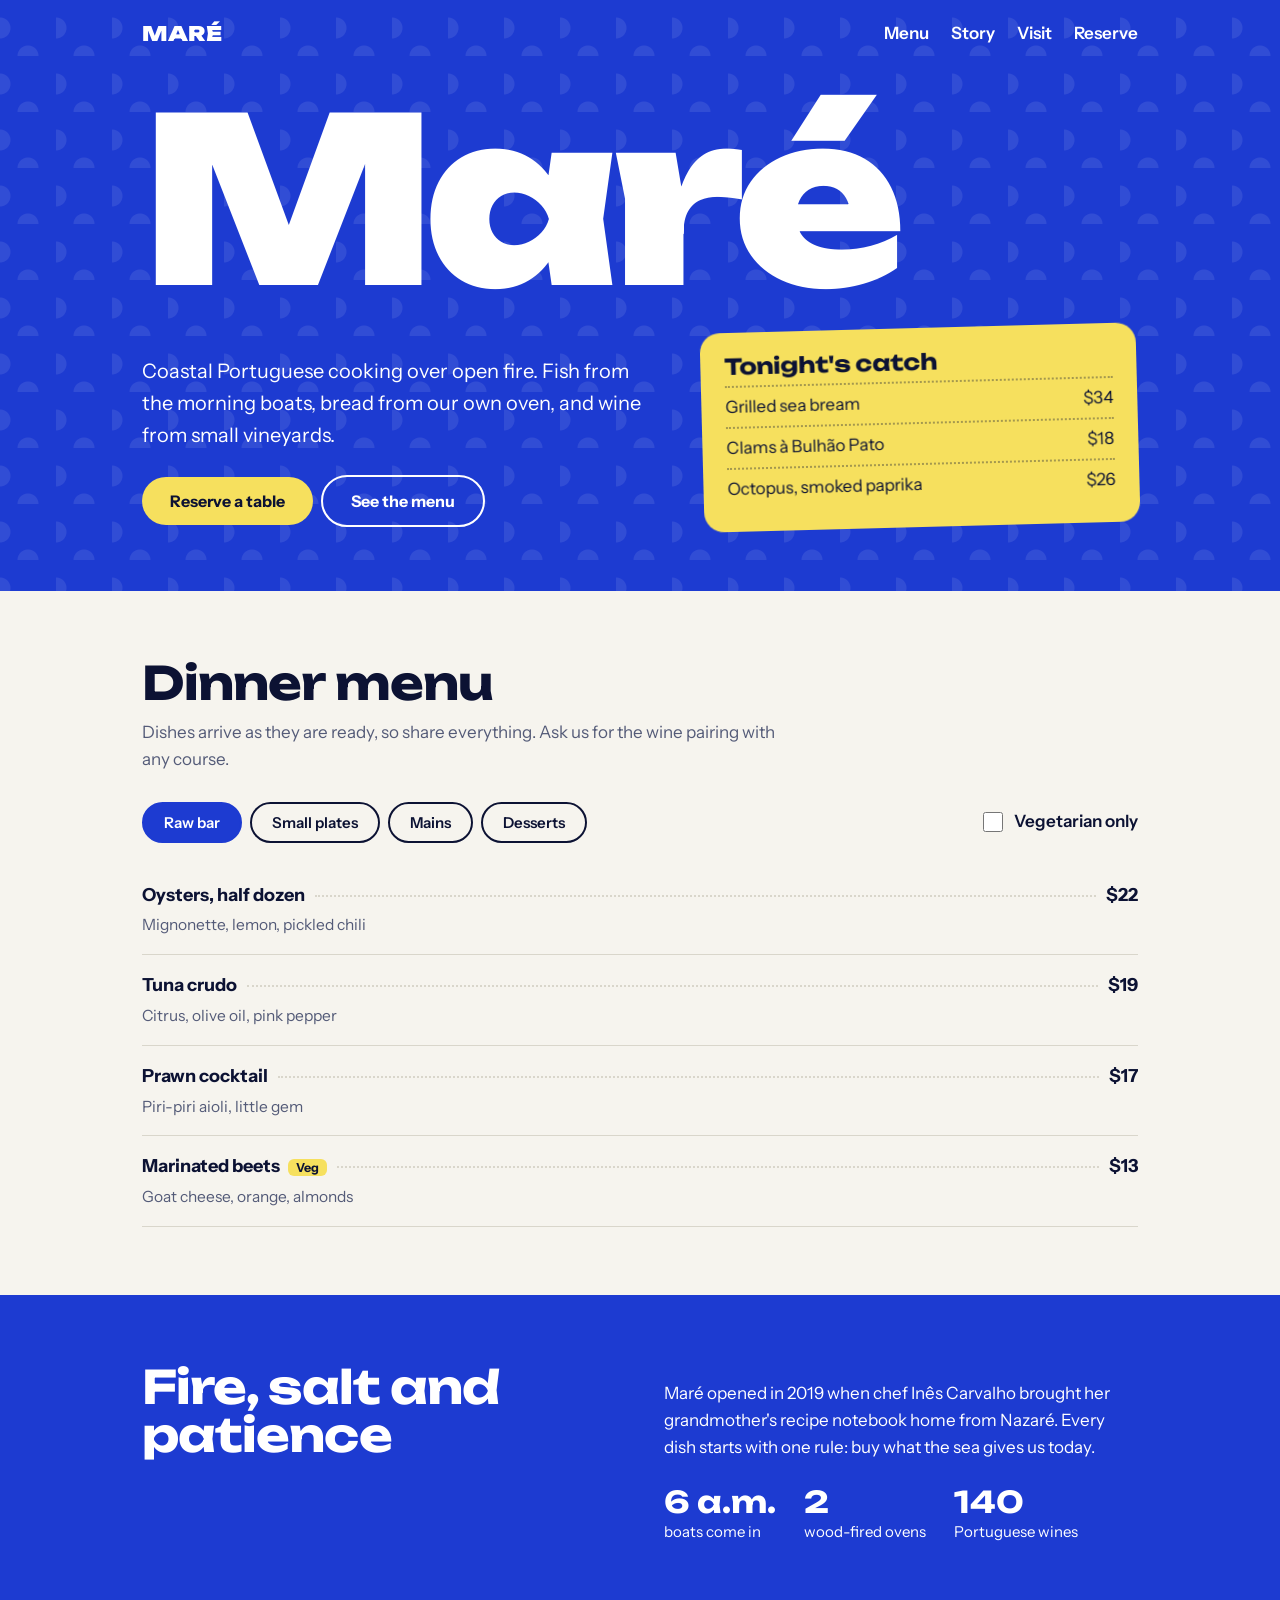
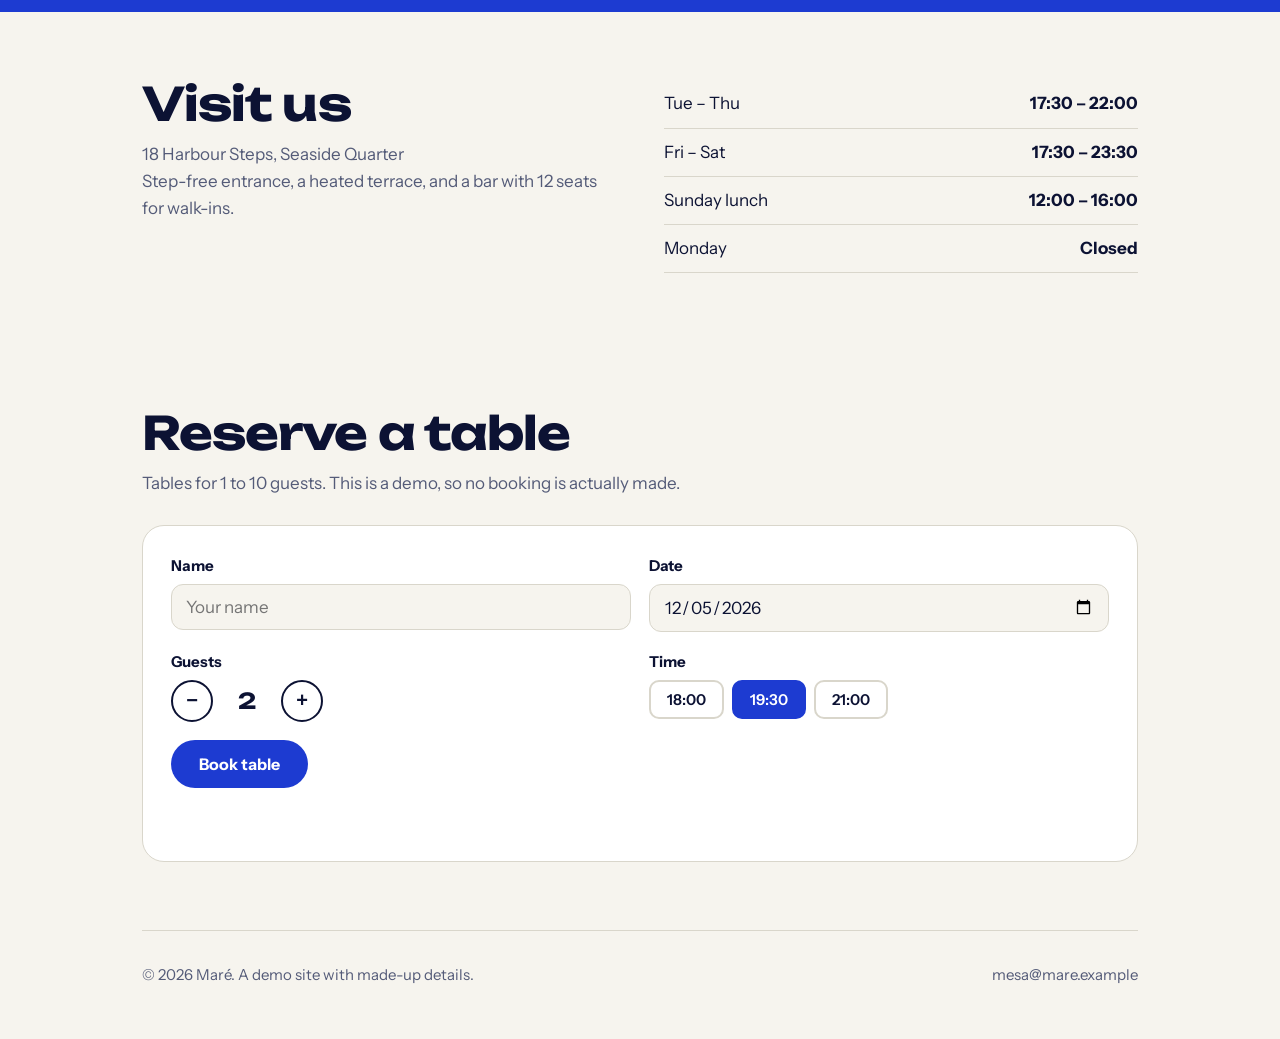
<file: Website demos/Mare/Index.html>
<!DOCTYPE html>
<html lang="en">
<head>
<meta charset="utf-8">
<meta name="viewport" content="width=device-width, initial-scale=1, viewport-fit=cover">
<title>Maré – Coastal Portuguese Kitchen</title>
<link href="https://fonts.googleapis.com/css2?family=Unbounded:wght@500;700;900&family=Instrument+Sans:wght@400;500;600;700&display=swap" rel="stylesheet">
<style>
:root{--bg:#f6f4ee;--ink:#0c1233;--mute:#545b78;--line:#d9d6cb;--card:#fff;--blue:#1d3bd1;--lemon:#f6e05e;--coral:#ff6f59;
box-sizing:border-box;padding-top:env(safe-area-inset-top,0px);padding-bottom:env(safe-area-inset-bottom,0px)}
@media (prefers-color-scheme:dark){:root:not([data-theme="light"]){--bg:#0b1026;--ink:#f3f1ea;--mute:#a4abc6;--line:#252d52;--card:#131a3a}}
:root[data-theme="dark"]{--bg:#0b1026;--ink:#f3f1ea;--mute:#a4abc6;--line:#252d52;--card:#131a3a}
html{scroll-padding-top:env(safe-area-inset-top,0px);scroll-behavior:smooth}
*{box-sizing:border-box}
body{margin:0;background:var(--bg);color:var(--ink);font:400 17px/1.6 "Instrument Sans",system-ui,sans-serif}
h1,h2,h3{font-family:Unbounded,"Instrument Sans",system-ui,sans-serif;margin:0;line-height:1.05}
a{color:inherit}
:focus-visible{outline:3px solid var(--coral);outline-offset:3px;border-radius:4px}
.wrap{max-width:1040px;margin:0 auto;padding:0 22px}
.hero{background:var(--blue);color:#fff;
background-image:radial-gradient(circle at 50% 100%,rgba(255,255,255,.09) 0 10px,transparent 11px),radial-gradient(circle at 0 50%,rgba(255,255,255,.09) 0 10px,transparent 11px);background-size:56px 56px}
.hero nav{display:flex;justify-content:space-between;align-items:center;padding:20px 0;flex-wrap:wrap;gap:12px}
.hero nav div{display:flex;gap:22px;font-weight:600}
.hero nav a{text-decoration:none}.hero nav a:hover{text-decoration:underline;text-underline-offset:5px}
.mark{font:900 20px Unbounded,sans-serif;text-decoration:none}
.hero h1{font-size:clamp(88px,22vw,230px);font-weight:900;letter-spacing:-.04em;margin:28px 0 0;line-height:.9}
.hero .grid{display:grid;grid-template-columns:1.2fr 1fr;gap:36px;padding:26px 0 64px;align-items:end}
.hero p{font-size:20px;max-width:40ch;margin:0 0 24px}
.btn{display:inline-block;border:0;border-radius:999px;padding:14px 28px;font:700 16px "Instrument Sans",sans-serif;cursor:pointer;text-decoration:none;background:var(--lemon);color:#0c1233}
.btn.line{background:transparent;color:#fff;border:2px solid #fff;margin-left:8px}
.catch{background:var(--lemon);color:#0c1233;border-radius:20px;padding:22px 24px;transform:rotate(-1.5deg);animation:in .8s cubic-bezier(.2,.8,.2,1) both}
@keyframes in{from{opacity:0;transform:rotate(4deg) translateY(30px)}}
@media (prefers-reduced-motion:reduce){.catch{animation:none}html{scroll-behavior:auto}}
.catch h3{font-size:22px;margin-bottom:8px}
.catch ul{list-style:none;margin:0;padding:0}
.catch li{display:flex;justify-content:space-between;gap:12px;padding:6px 0;border-top:2px dotted rgba(12,18,51,.35)}
section{padding:68px 0}
h2{font-size:clamp(28px,4.6vw,46px);font-weight:700;letter-spacing:-.02em;margin-bottom:12px}
.lede{color:var(--mute);max-width:58ch;margin:0 0 28px}
.ctl{display:flex;justify-content:space-between;gap:16px;flex-wrap:wrap;align-items:center;margin-bottom:22px}
.tabs{display:flex;gap:8px;flex-wrap:wrap}
.tab{background:transparent;color:var(--ink);border:2px solid var(--ink);border-radius:999px;padding:9px 20px;font:600 15px "Instrument Sans",sans-serif;cursor:pointer}
.tab[aria-selected="true"]{background:var(--blue);border-color:var(--blue);color:#fff}
.veg{display:flex;gap:8px;align-items:center;font-weight:600;cursor:pointer}
.veg input{width:20px;height:20px;accent-color:var(--blue)}
.dish{padding:16px 0;border-bottom:1px solid var(--line)}
.dish .row{display:flex;gap:10px;align-items:baseline;font-weight:700;font-size:18px}
.dish .dots{flex:1;border-bottom:2px dotted var(--line);transform:translateY(-4px)}
.dish p{margin:4px 0 0;color:var(--mute);font-size:15.5px;max-width:60ch}
.v{font-size:12.5px;font-weight:700;background:var(--lemon);color:#0c1233;border-radius:6px;padding:1px 8px;margin-left:8px}
.empty{color:var(--mute);padding:24px 0}
.band{background:var(--blue);color:#fff}
.band .two{display:grid;grid-template-columns:1fr 1fr;gap:48px}
.band p{max-width:46ch}
.stat{display:flex;gap:28px;flex-wrap:wrap;margin-top:22px}
.stat div{font-size:15px}.stat b{display:block;font:700 30px Unbounded,sans-serif}
.info{display:grid;grid-template-columns:1fr 1fr;gap:48px}
.hours{width:100%;border-collapse:collapse}
.hours td{padding:10px 0;border-bottom:1px solid var(--line)}.hours td:last-child{text-align:right;font-weight:700}
.res{background:var(--card);border:1px solid var(--line);border-radius:22px;padding:28px;display:grid;grid-template-columns:1fr 1fr;gap:18px}
.res label,.res .lab{display:flex;flex-direction:column;gap:6px;font-weight:700;font-size:15px}
.res input{font:400 17px "Instrument Sans",sans-serif;padding:12px 14px;border-radius:12px;border:1.5px solid var(--line);background:var(--bg);color:var(--ink)}
.full{grid-column:1/-1}
.step{display:flex;align-items:center;gap:14px}
.step button{width:42px;height:42px;border-radius:50%;border:2px solid var(--ink);background:transparent;color:var(--ink);font:700 20px sans-serif;cursor:pointer}
.step output{min-width:2ch;text-align:center;font:700 22px Unbounded,sans-serif}
.slots{display:flex;gap:8px;flex-wrap:wrap}
.slot{border:2px solid var(--line);background:transparent;color:var(--ink);border-radius:10px;padding:8px 16px;font:600 15px "Instrument Sans",sans-serif;cursor:pointer}
.slot[aria-pressed="true"]{background:var(--blue);border-color:var(--blue);color:#fff}
.res .btn{background:var(--blue);color:#fff}
#msg{margin:0;font-weight:700;min-height:1.6em}
footer{padding:32px 0 52px;border-top:1px solid var(--line);color:var(--mute);font-size:15px;display:flex;justify-content:space-between;flex-wrap:wrap;gap:12px}
@media (max-width:760px){.hero .grid,.band .two,.info,.res{grid-template-columns:1fr}.catch{transform:none}.hero nav div{gap:14px;font-size:15px}}
</style>
</head>
<body>
<header class="hero">
<div class="wrap">
  <nav><a class="mark" href="#top">MARÉ</a><div><a href="#menu">Menu</a><a href="#story">Story</a><a href="#visit">Visit</a><a href="#reserve">Reserve</a></div></nav>
  <h1 id="top">Maré</h1>
  <div class="grid">
    <div>
      <p>Coastal Portuguese cooking over open fire. Fish from the morning boats, bread from our own oven, and wine from small vineyards.</p>
      <a class="btn" href="#reserve">Reserve a table</a><a class="btn line" href="#menu">See the menu</a>
    </div>
    <aside class="catch" aria-label="Tonight's catch">
      <h3>Tonight's catch</h3>
      <ul><li><span>Grilled sea bream</span><span>$34</span></li><li><span>Clams à Bulhão Pato</span><span>$18</span></li><li><span>Octopus, smoked paprika</span><span>$26</span></li></ul>
    </aside>
  </div>
</div>
</header>

<main>
<section id="menu"><div class="wrap">
  <h2>Dinner menu</h2>
  <p class="lede">Dishes arrive as they are ready, so share everything. Ask us for the wine pairing with any course.</p>
  <div class="ctl">
    <div class="tabs" role="tablist" aria-label="Courses"></div>
    <label class="veg"><input type="checkbox" id="vg"> Vegetarian only</label>
  </div>
  <div id="items" role="tabpanel"></div>
</div></section>

<section id="story" class="band"><div class="wrap two">
  <div><h2>Fire, salt and patience</h2></div>
  <div>
    <p>Maré opened in 2019 when chef Inês Carvalho brought her grandmother's recipe notebook home from Nazaré. Every dish starts with one rule: buy what the sea gives us today.</p>
    <div class="stat"><div><b>6 a.m.</b>boats come in</div><div><b>2</b>wood-fired ovens</div><div><b>140</b>Portuguese wines</div></div>
  </div>
</div></section>

<section id="visit"><div class="wrap info">
  <div>
    <h2>Visit us</h2>
    <p class="lede" style="margin-bottom:14px">18 Harbour Steps, Seaside Quarter<br>Step-free entrance, a heated terrace, and a bar with 12 seats for walk-ins.</p>
  </div>
  <table class="hours"><tr><td>Tue – Thu</td><td>17:30 – 22:00</td></tr><tr><td>Fri – Sat</td><td>17:30 – 23:30</td></tr><tr><td>Sunday lunch</td><td>12:00 – 16:00</td></tr><tr><td>Monday</td><td>Closed</td></tr></table>
</div></section>

<section id="reserve"><div class="wrap">
  <h2>Reserve a table</h2>
  <p class="lede">Tables for 1 to 10 guests. This is a demo, so no booking is actually made.</p>
  <div class="res">
    <label>Name<input id="n" placeholder="Your name" autocomplete="name"></label>
    <label>Date<input id="d" type="date"></label>
    <div class="lab">Guests<div class="step"><button id="m" aria-label="Fewer guests">−</button><output id="g">2</output><button id="p" aria-label="More guests">+</button></div></div>
    <div class="lab">Time<div class="slots" id="slots"></div></div>
    <div class="full"><button class="btn" id="go">Book table</button></div>
    <p class="full" id="msg" role="status"></p>
  </div>
</div></section>
</main>

<div class="wrap"><footer><span>© 2026 Maré. A demo site with made-up details.</span><span>mesa@mare.example</span></footer></div>

<script>
const M={
"Raw bar":[["Oysters, half dozen","Mignonette, lemon, pickled chili","$22"],["Tuna crudo","Citrus, olive oil, pink pepper","$19"],["Prawn cocktail","Piri-piri aioli, little gem","$17"],["Marinated beets","Goat cheese, orange, almonds","$13",1]],
"Small plates":[["Clams à Bulhão Pato","Garlic, coriander, white wine","$18"],["Blistered padrón peppers","Flaky salt, lemon","$9",1],["Salt cod fritters","Parsley, saffron mayo","$12"],["Wood-fired bread","Whipped olive butter","$7",1],["Chouriço on the grill","Flamed with aguardente","$14"]],
"Mains":[["Grilled sea bream","Charred lemon, potatoes, greens","$34"],["Octopus, smoked paprika","Chickpeas, roasted peppers","$26"],["Seafood rice","Tomato, prawns, clams, coriander","$32"],["Mushroom rice","Wild mushrooms, sheep's cheese","$24",1],["Pork and clams","Alentejo style, fried potato","$27"],["Whole fish to share","Market price, ask your server","$58"]],
"Desserts":[["Pastel de nata","Warm, cinnamon, served two to a plate","$8",1],["Chocolate and olive oil","Sea salt, orange peel","$10",1],["Egg-yolk pudding","Toasted almonds","$9",1],["Port and cheese","Three Portuguese cheeses, quince","$15",1]]};
let cur="Raw bar";const tabs=document.querySelector(".tabs"),box=document.getElementById("items"),vg=document.getElementById("vg");
function show(k){cur=k;[...tabs.children].forEach(b=>b.setAttribute("aria-selected",b.dataset.k===k));
 const l=M[k].filter(i=>!vg.checked||i[3]);
 box.innerHTML=l.length?l.map(i=>`<div class="dish"><div class="row"><span>${i[0]}${i[3]?'<span class="v">Veg</span>':""}</span><span class="dots"></span><span>${i[2]}</span></div><p>${i[1]}</p></div>`).join(""):'<p class="empty">No vegetarian dishes in this course. Try Small plates or Desserts.</p>'}
Object.keys(M).forEach(k=>{const b=document.createElement("button");b.className="tab";b.setAttribute("role","tab");b.dataset.k=k;b.textContent=k;b.onclick=()=>show(k);tabs.appendChild(b)});
vg.onchange=()=>show(cur);show(cur);
let g=2,time="19:30";const G=document.getElementById("g");
m.onclick=()=>{g=Math.max(1,g-1);G.textContent=g};p.onclick=()=>{g=Math.min(10,g+1);G.textContent=g};
const S=document.getElementById("slots");
["18:00","19:30","21:00"].forEach(t=>{const b=document.createElement("button");b.className="slot";b.textContent=t;b.setAttribute("aria-pressed",t===time);b.onclick=()=>{time=t;[...S.children].forEach(x=>x.setAttribute("aria-pressed",x===b))};S.appendChild(b)});
const d=document.getElementById("d");d.min=d.value=new Date().toISOString().slice(0,10);
go.onclick=()=>{const n=document.getElementById("n").value.trim();
 msg.textContent=n?`Booked: ${n}, ${g} guest${g>1?"s":""}, ${d.value} at ${time}. We'll save you a good table.`:"Add your name so we know who to expect."};
</script>
</body>
</html>
</file>
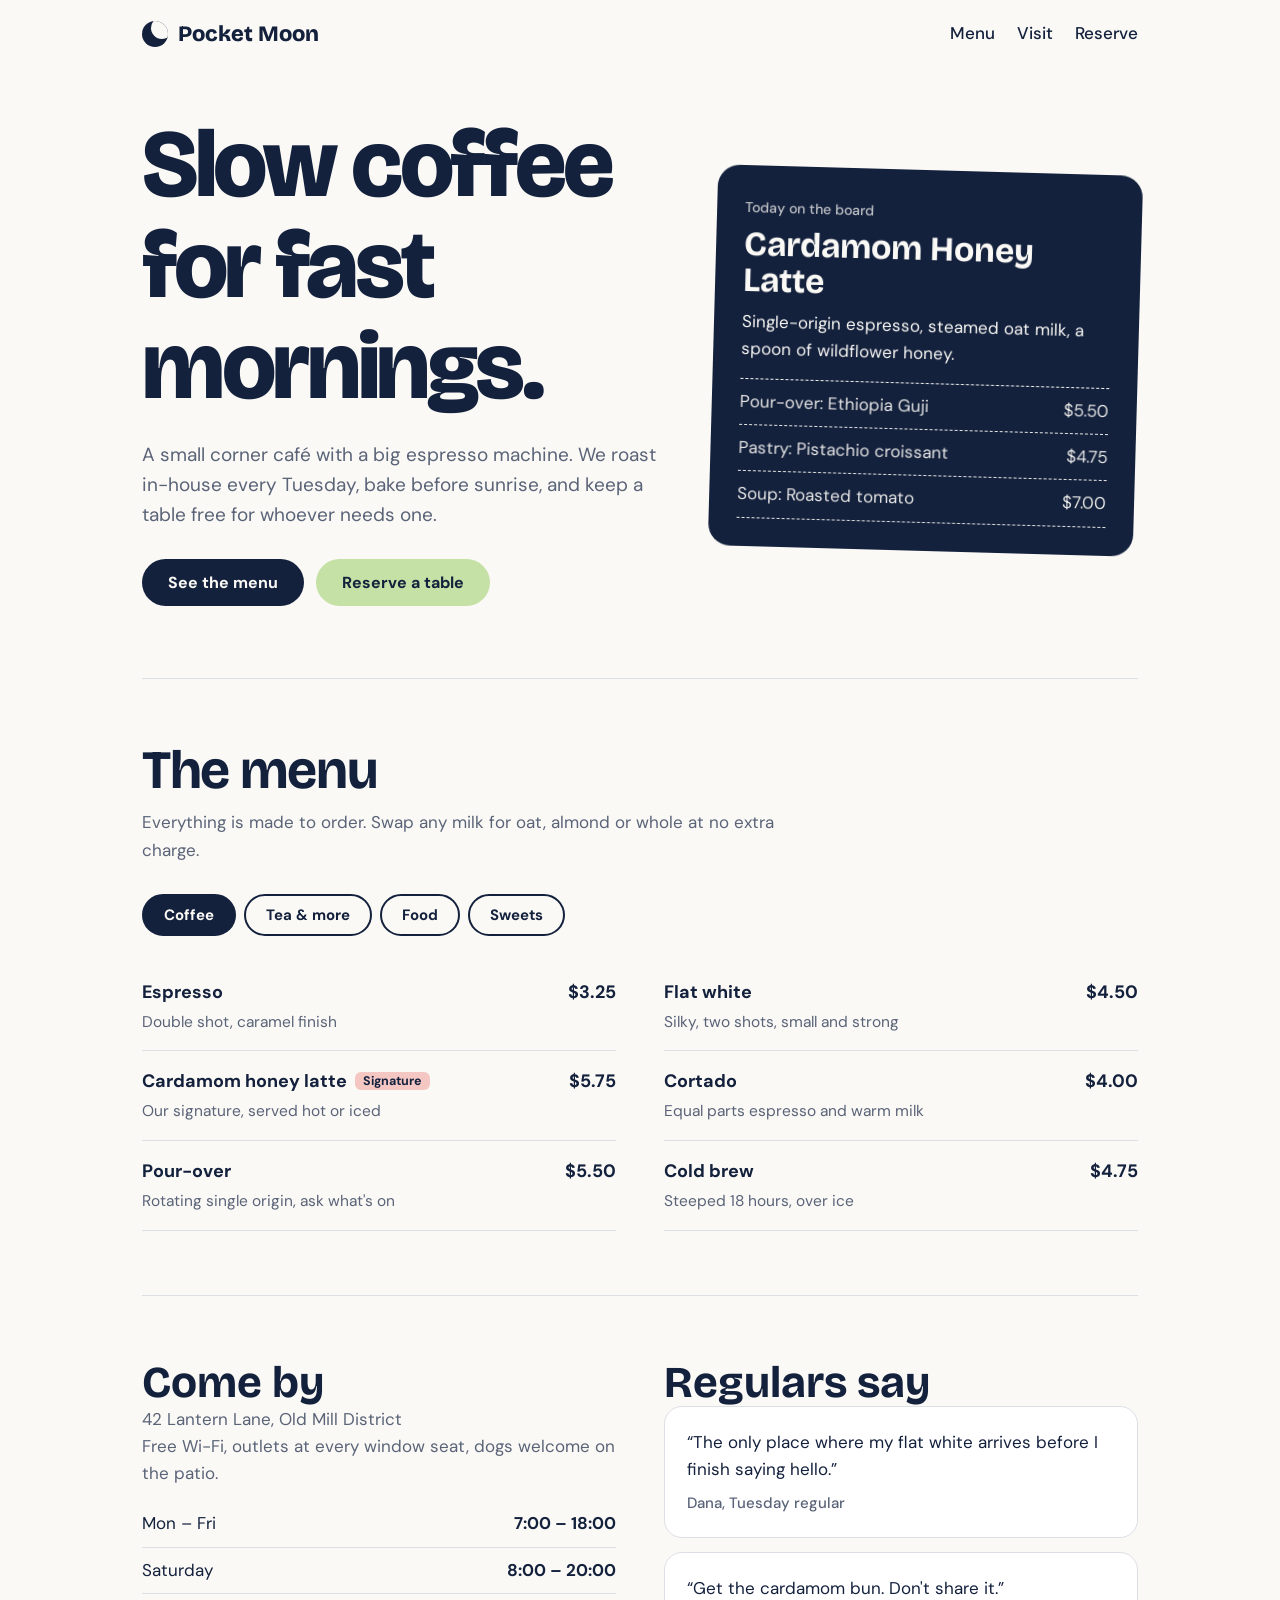
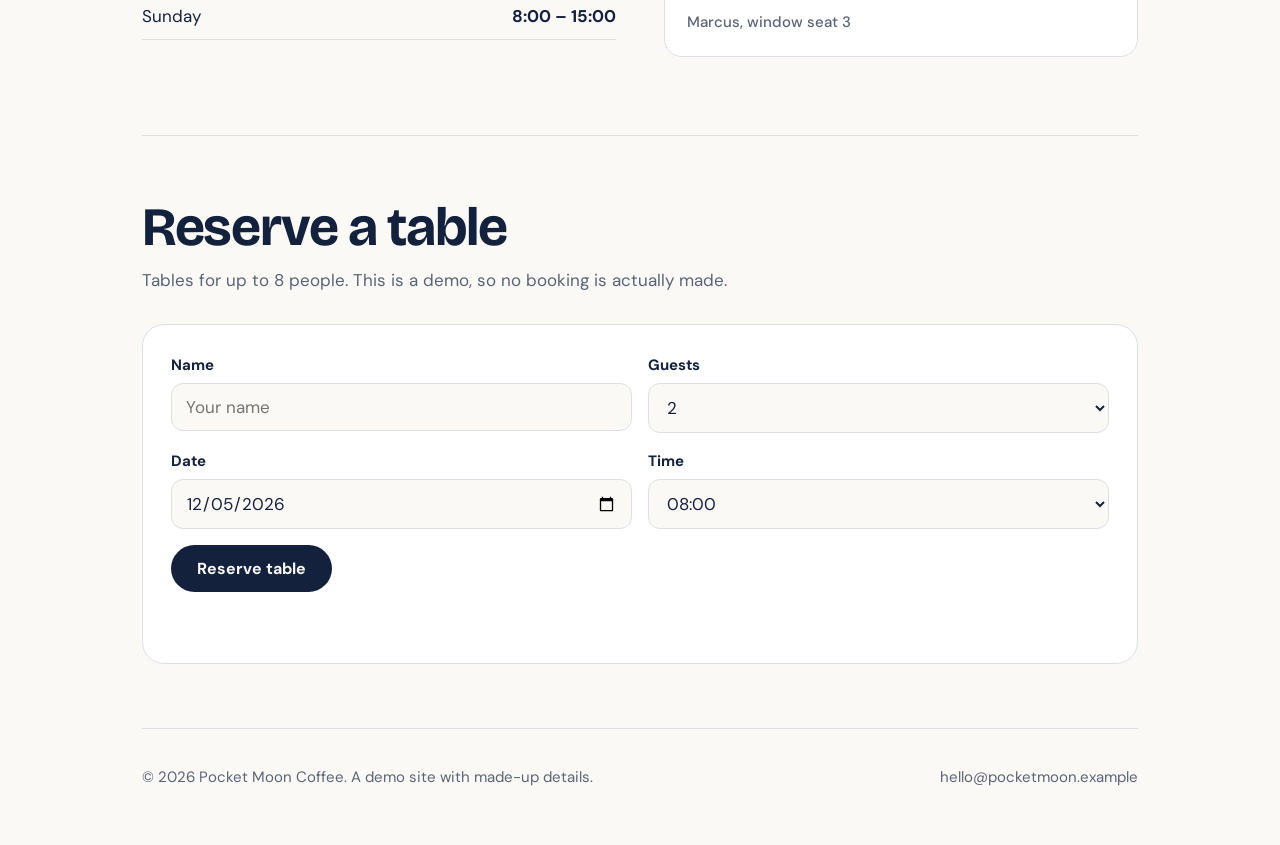
<file: Website demos/Pocket Moon Coffee/index.html>
<!DOCTYPE html>
<html lang="en">
<head>
<meta charset="utf-8">
<meta name="viewport" content="width=device-width, initial-scale=1, viewport-fit=cover">
<title>Pocket Moon Coffee</title>
<link href="https://fonts.googleapis.com/css2?family=Bricolage+Grotesque:opsz,wght@12..96,400;12..96,700;12..96,800&family=DM+Sans:wght@400;500;700&display=swap" rel="stylesheet">
<style>
:root{--bg:#faf9f5;--ink:#14213d;--mute:#5a6378;--card:#fff;--line:#dcdfe6;--pist:#c5e1a5;--blush:#f4c7c3;--board:#14213d;--boardtxt:#faf9f5;
box-sizing:border-box;padding-top:env(safe-area-inset-top,0px);padding-bottom:env(safe-area-inset-bottom,0px)}
@media (prefers-color-scheme:dark){:root:not([data-theme="light"]){--bg:#0e1526;--ink:#f1efe8;--mute:#a6aec2;--card:#17213a;--line:#2a3654;--board:#c5e1a5;--boardtxt:#14213d}}
:root[data-theme="dark"]{--bg:#0e1526;--ink:#f1efe8;--mute:#a6aec2;--card:#17213a;--line:#2a3654;--board:#c5e1a5;--boardtxt:#14213d}
html{scroll-padding-top:env(safe-area-inset-top,0px);scroll-behavior:smooth}
*{box-sizing:border-box}
body{margin:0;background:var(--bg);color:var(--ink);font:400 17px/1.6 "DM Sans",system-ui,sans-serif}
h1,h2,h3{font-family:"Bricolage Grotesque","DM Sans",system-ui,sans-serif;line-height:1.05;margin:0}
a{color:inherit}
:focus-visible{outline:3px solid var(--ink);outline-offset:3px;border-radius:4px}
.wrap{max-width:1040px;margin:0 auto;padding:0 22px}
header{display:flex;justify-content:space-between;align-items:center;padding:20px 0;flex-wrap:wrap;gap:12px}
.logo{font:800 22px "Bricolage Grotesque",sans-serif;text-decoration:none;display:flex;align-items:center;gap:10px}
.moon{width:26px;height:26px;border-radius:50%;background:var(--ink);position:relative;overflow:hidden}
.moon:after{content:"";position:absolute;width:22px;height:22px;border-radius:50%;background:var(--bg);left:9px;top:-4px}
nav{display:flex;gap:22px;align-items:center;font-weight:500}
nav a{text-decoration:none}nav a:hover{text-decoration:underline;text-underline-offset:5px}
.btn{display:inline-block;background:var(--ink);color:var(--bg);border:0;border-radius:999px;padding:13px 26px;font:700 16px "DM Sans",sans-serif;cursor:pointer;text-decoration:none}
.btn.alt{background:var(--pist);color:#14213d}
.hero{display:grid;grid-template-columns:1.25fr 1fr;gap:40px;align-items:center;padding:48px 0 72px}
.hero h1{font-size:clamp(46px,8vw,96px);font-weight:800;letter-spacing:-.035em}
.hero p{max-width:46ch;color:var(--mute);font-size:19px;margin:22px 0 28px}
.hero .cta{display:flex;gap:12px;flex-wrap:wrap}
.board{background:var(--board);color:var(--boardtxt);border-radius:22px;padding:28px;transform:rotate(1.6deg);animation:settle .9s cubic-bezier(.2,.8,.2,1) both}
@keyframes settle{from{transform:rotate(-6deg) translateY(24px);opacity:0}}
@media (prefers-reduced-motion:reduce){.board{animation:none}html{scroll-behavior:auto}}
.board small{opacity:.75;font-weight:500}
.board h3{font-size:34px;margin:6px 0 10px}
.board ul{list-style:none;padding:0;margin:16px 0 0;border-top:1px dashed currentColor}
.board li{display:flex;justify-content:space-between;padding:9px 0;border-bottom:1px dashed currentColor;opacity:.92}
section{padding:64px 0;border-top:1px solid var(--line)}
section>.wrap>h2{font-size:clamp(34px,5vw,54px);letter-spacing:-.025em;margin-bottom:10px}
.lede{color:var(--mute);max-width:56ch;margin:0 0 30px}
.tabs{display:flex;gap:8px;flex-wrap:wrap;margin-bottom:26px}
.tab{background:transparent;color:var(--ink);border:2px solid var(--ink);border-radius:999px;padding:9px 20px;font:700 15px "DM Sans",sans-serif;cursor:pointer}
.tab[aria-selected="true"]{background:var(--ink);color:var(--bg)}
.menu{display:grid;grid-template-columns:repeat(2,1fr);gap:0 48px}
.item{padding:16px 0;border-bottom:1px solid var(--line)}
.item .row{display:flex;justify-content:space-between;gap:16px;font-weight:700;font-size:18px}
.item p{margin:3px 0 0;color:var(--mute);font-size:15.5px}
.tag{font-size:12.5px;font-weight:700;background:var(--blush);color:#14213d;border-radius:6px;padding:1px 8px;margin-left:8px;vertical-align:2px}
.two{display:grid;grid-template-columns:1fr 1fr;gap:48px}
.two h2{font-size:clamp(30px,4vw,44px)}
.hours{width:100%;border-collapse:collapse;margin-top:14px}
.hours td{padding:9px 0;border-bottom:1px solid var(--line)}
.hours td:last-child{text-align:right;font-weight:700}
.quote{background:var(--card);border:1px solid var(--line);border-radius:18px;padding:22px;margin-bottom:14px}
.quote b{display:block;margin-top:8px;font-size:15px;color:var(--mute);font-weight:500}
.res{background:var(--card);border:1px solid var(--line);border-radius:22px;padding:28px;display:grid;grid-template-columns:1fr 1fr;gap:16px}
.res label{display:flex;flex-direction:column;gap:6px;font-weight:700;font-size:15px}
.res input,.res select{font:400 17px "DM Sans",sans-serif;padding:12px 14px;border-radius:12px;border:1.5px solid var(--line);background:var(--bg);color:var(--ink)}
.res .full{grid-column:1/-1}
#msg{font-weight:700;min-height:1.6em;margin:0}
footer{padding:36px 0 56px;border-top:1px solid var(--line);color:var(--mute);font-size:15px;display:flex;justify-content:space-between;flex-wrap:wrap;gap:12px}
@media (max-width:760px){.hero,.two{grid-template-columns:1fr}.menu{grid-template-columns:1fr}.res{grid-template-columns:1fr}nav{gap:14px;font-size:15px}.board{transform:none}}
</style>
</head>
<body>
<div class="wrap">
<header>
  <a class="logo" href="#top"><span class="moon"></span>Pocket Moon</a>
  <nav><a href="#menu">Menu</a><a href="#visit">Visit</a><a href="#reserve">Reserve</a></nav>
</header>

<main id="top">
<div class="hero">
  <div>
    <h1>Slow coffee for fast mornings.</h1>
    <p>A small corner café with a big espresso machine. We roast in-house every Tuesday, bake before sunrise, and keep a table free for whoever needs one.</p>
    <div class="cta"><a class="btn" href="#menu">See the menu</a><a class="btn alt" href="#reserve">Reserve a table</a></div>
  </div>
  <aside class="board" aria-label="Today's specials">
    <small>Today on the board</small>
    <h3>Cardamom Honey Latte</h3>
    <div>Single-origin espresso, steamed oat milk, a spoon of wildflower honey.</div>
    <ul><li><span>Pour-over: Ethiopia Guji</span><span>$5.50</span></li><li><span>Pastry: Pistachio croissant</span><span>$4.75</span></li><li><span>Soup: Roasted tomato</span><span>$7.00</span></li></ul>
  </aside>
</div>

<section id="menu">
<div class="wrap" style="padding:0">
  <h2>The menu</h2>
  <p class="lede">Everything is made to order. Swap any milk for oat, almond or whole at no extra charge.</p>
  <div class="tabs" role="tablist" aria-label="Menu categories"></div>
  <div class="menu" id="items" role="tabpanel"></div>
</div>
</section>

<section id="visit">
<div class="wrap two" style="padding:0">
  <div>
    <h2>Come by</h2>
    <p class="lede" style="margin-bottom:0">42 Lantern Lane, Old Mill District<br>Free Wi-Fi, outlets at every window seat, dogs welcome on the patio.</p>
    <table class="hours"><tr><td>Mon – Fri</td><td>7:00 – 18:00</td></tr><tr><td>Saturday</td><td>8:00 – 20:00</td></tr><tr><td>Sunday</td><td>8:00 – 15:00</td></tr></table>
  </div>
  <div>
    <h2>Regulars say</h2>
    <div class="quote">“The only place where my flat white arrives before I finish saying hello.”<b>Dana, Tuesday regular</b></div>
    <div class="quote">“Get the cardamom bun. Don't share it.”<b>Marcus, window seat 3</b></div>
  </div>
</div>
</section>

<section id="reserve">
<div class="wrap" style="padding:0">
  <h2>Reserve a table</h2>
  <p class="lede">Tables for up to 8 people. This is a demo, so no booking is actually made.</p>
  <div class="res">
    <label>Name<input id="n" placeholder="Your name" autocomplete="name"></label>
    <label>Guests<select id="g"><option>1</option><option selected>2</option><option>3</option><option>4</option><option>5–8</option></select></label>
    <label>Date<input id="d" type="date"></label>
    <label>Time<select id="t"><option>08:00</option><option>10:00</option><option>12:00</option><option>14:00</option><option>16:00</option></select></label>
    <div class="full"><button class="btn" id="go">Reserve table</button></div>
    <p class="full" id="msg" role="status"></p>
  </div>
</div>
</section>
</main>

<footer><span>© 2026 Pocket Moon Coffee. A demo site with made-up details.</span><span>hello@pocketmoon.example</span></footer>
</div>

<script>
const M={
"Coffee":[["Espresso","Double shot, caramel finish","$3.25"],["Flat white","Silky, two shots, small and strong","$4.50"],["Cardamom honey latte","Our signature, served hot or iced","$5.75","Signature"],["Cortado","Equal parts espresso and warm milk","$4.00"],["Pour-over","Rotating single origin, ask what's on","$5.50"],["Cold brew","Steeped 18 hours, over ice","$4.75"]],
"Tea & more":[["Jasmine pearl tea","Hand-rolled leaves, floral and light","$4.25"],["Masala chai","House spice blend, steamed milk","$4.75"],["Matcha latte","Ceremonial grade, oat milk","$5.50"],["Hot chocolate","70% dark, with a pinch of sea salt","$4.50"],["Fresh mint lemonade","Muddled to order","$4.00"],["Sparkling cold-pressed apple","Local orchard, no sugar added","$4.25"]],
"Food":[["Avocado toast","Sourdough, chili flakes, soft egg","$9.50","Veg"],["Halloumi breakfast wrap","Roasted peppers, rocket, harissa","$10.25"],["Roasted tomato soup","With a grilled cheese soldier","$7.00","Veg"],["Chicken pesto sandwich","Ciabatta, basil pesto, sun-dried tomato","$11.00"],["Overnight oats","Oat milk, berries, toasted seeds","$6.75","Vegan"],["Granola bowl","Greek yogurt, honey, seasonal fruit","$7.25"]],
"Sweets":[["Pistachio croissant","Baked at 6 a.m., gone by noon","$4.75"],["Cardamom bun","Brown butter glaze","$4.25","Favorite"],["Olive oil cake","Orange zest, whipped mascarpone","$5.50"],["Double chocolate cookie","Warm, never cold","$3.50","Vegan"],["Lemon tart","Crisp shell, tangy curd","$5.25"],["Banana bread","Toasted with salted butter","$4.50"]]};
const tabs=document.querySelector(".tabs"),box=document.getElementById("items");
function show(k){
  [...tabs.children].forEach(b=>b.setAttribute("aria-selected",b.dataset.k===k));
  box.innerHTML=M[k].map(i=>`<div class="item"><div class="row"><span>${i[0]}${i[3]?`<span class="tag">${i[3]}</span>`:""}</span><span>${i[2]}</span></div><p>${i[1]}</p></div>`).join("");
}
Object.keys(M).forEach(k=>{const b=document.createElement("button");b.className="tab";b.setAttribute("role","tab");b.dataset.k=k;b.textContent=k;b.onclick=()=>show(k);tabs.appendChild(b)});
show("Coffee");
const d=document.getElementById("d");d.min=d.value=new Date().toISOString().slice(0,10);
document.getElementById("go").onclick=()=>{
  const n=document.getElementById("n").value.trim(),m=document.getElementById("msg");
  if(!n){m.textContent="Add your name so we know who to expect.";return}
  m.textContent=`Table reserved for ${n}: ${document.getElementById("g").value} guest(s), ${d.value} at ${document.getElementById("t").value}. See you soon!`;
};
</script>
</body>
</html>
</file>
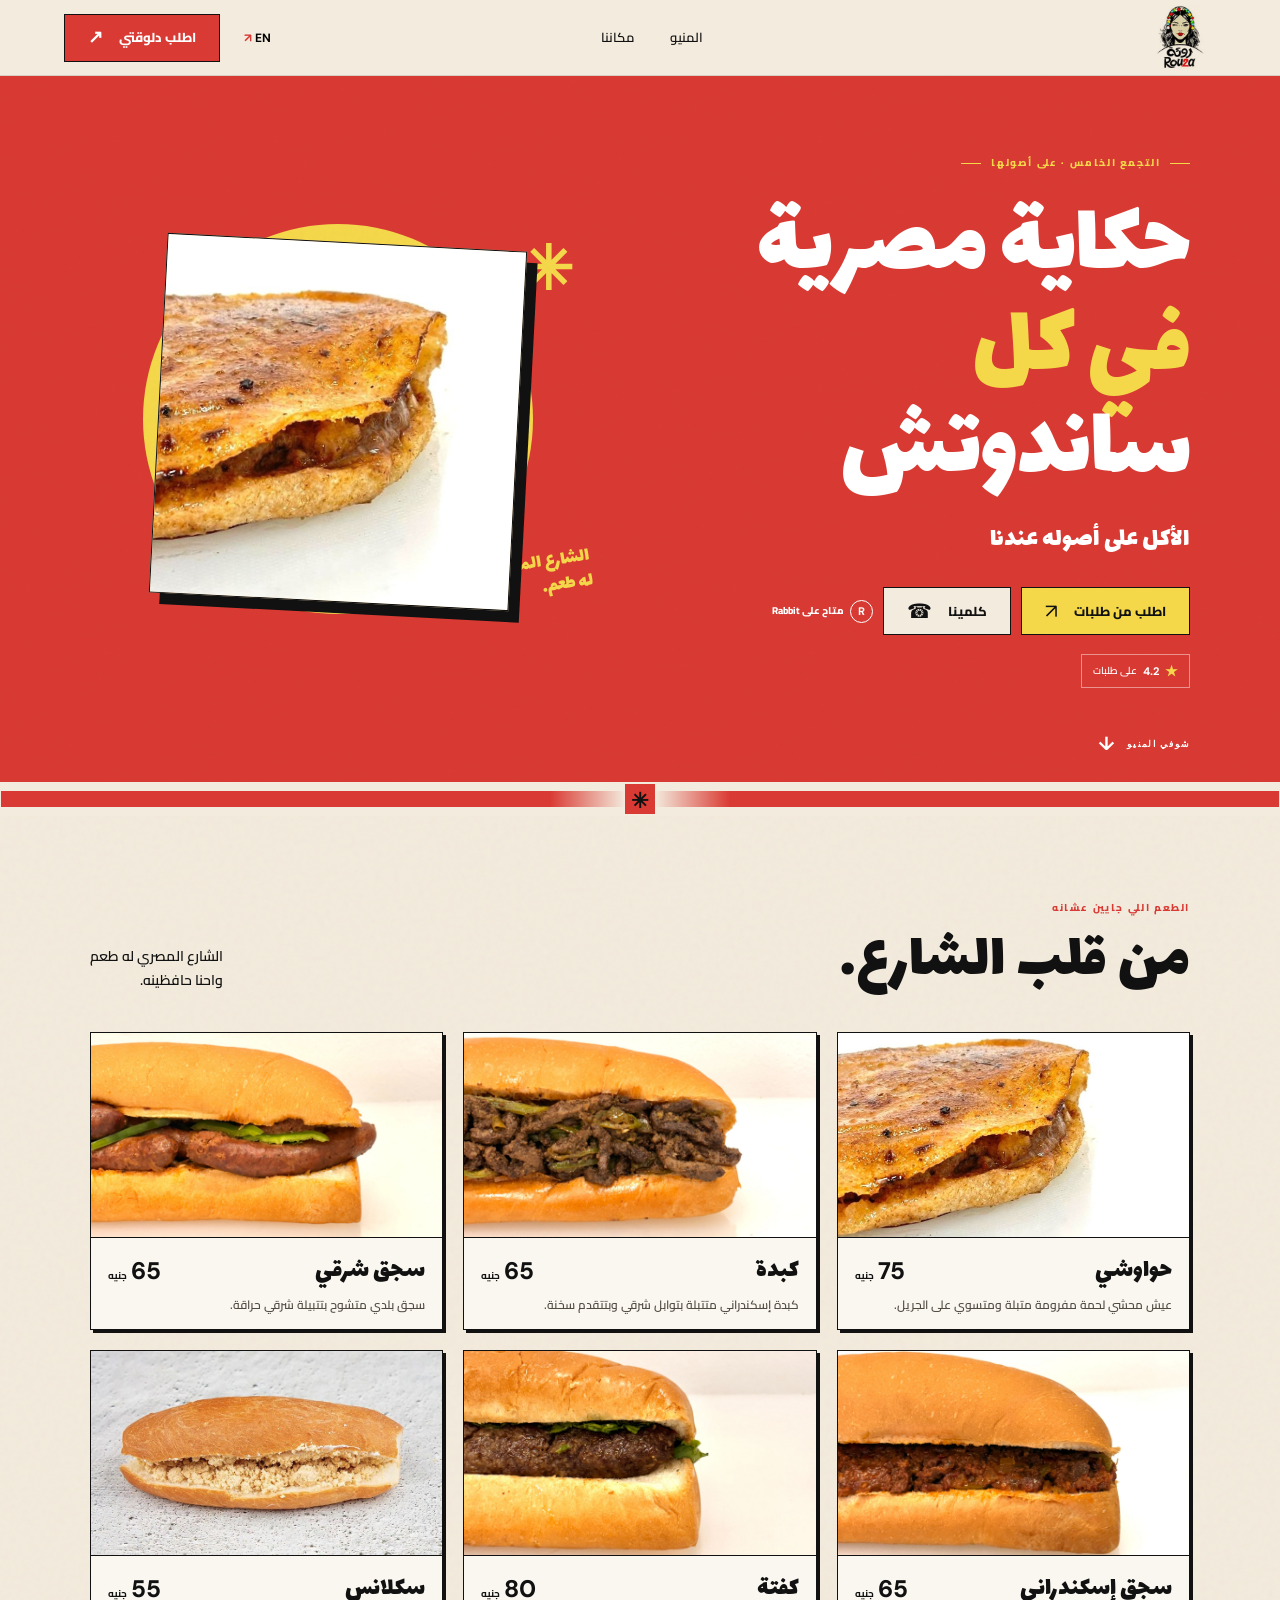
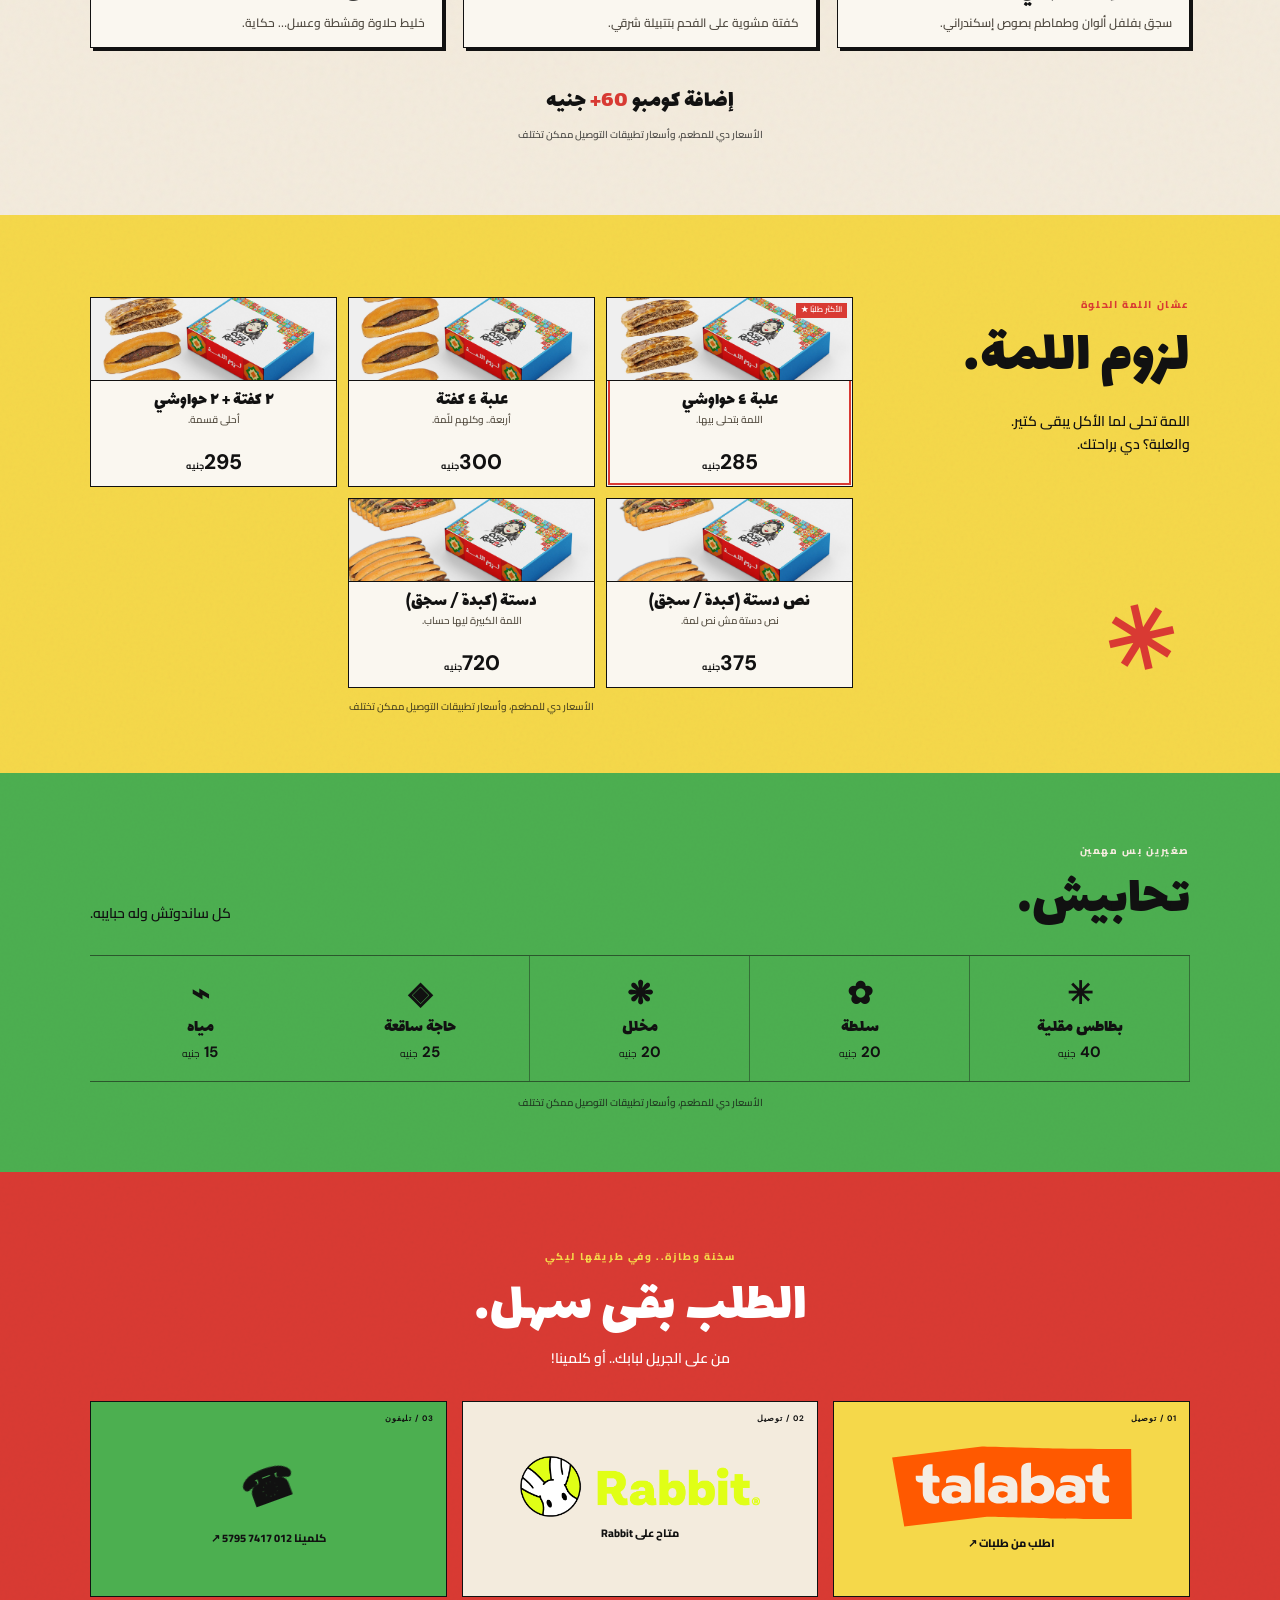
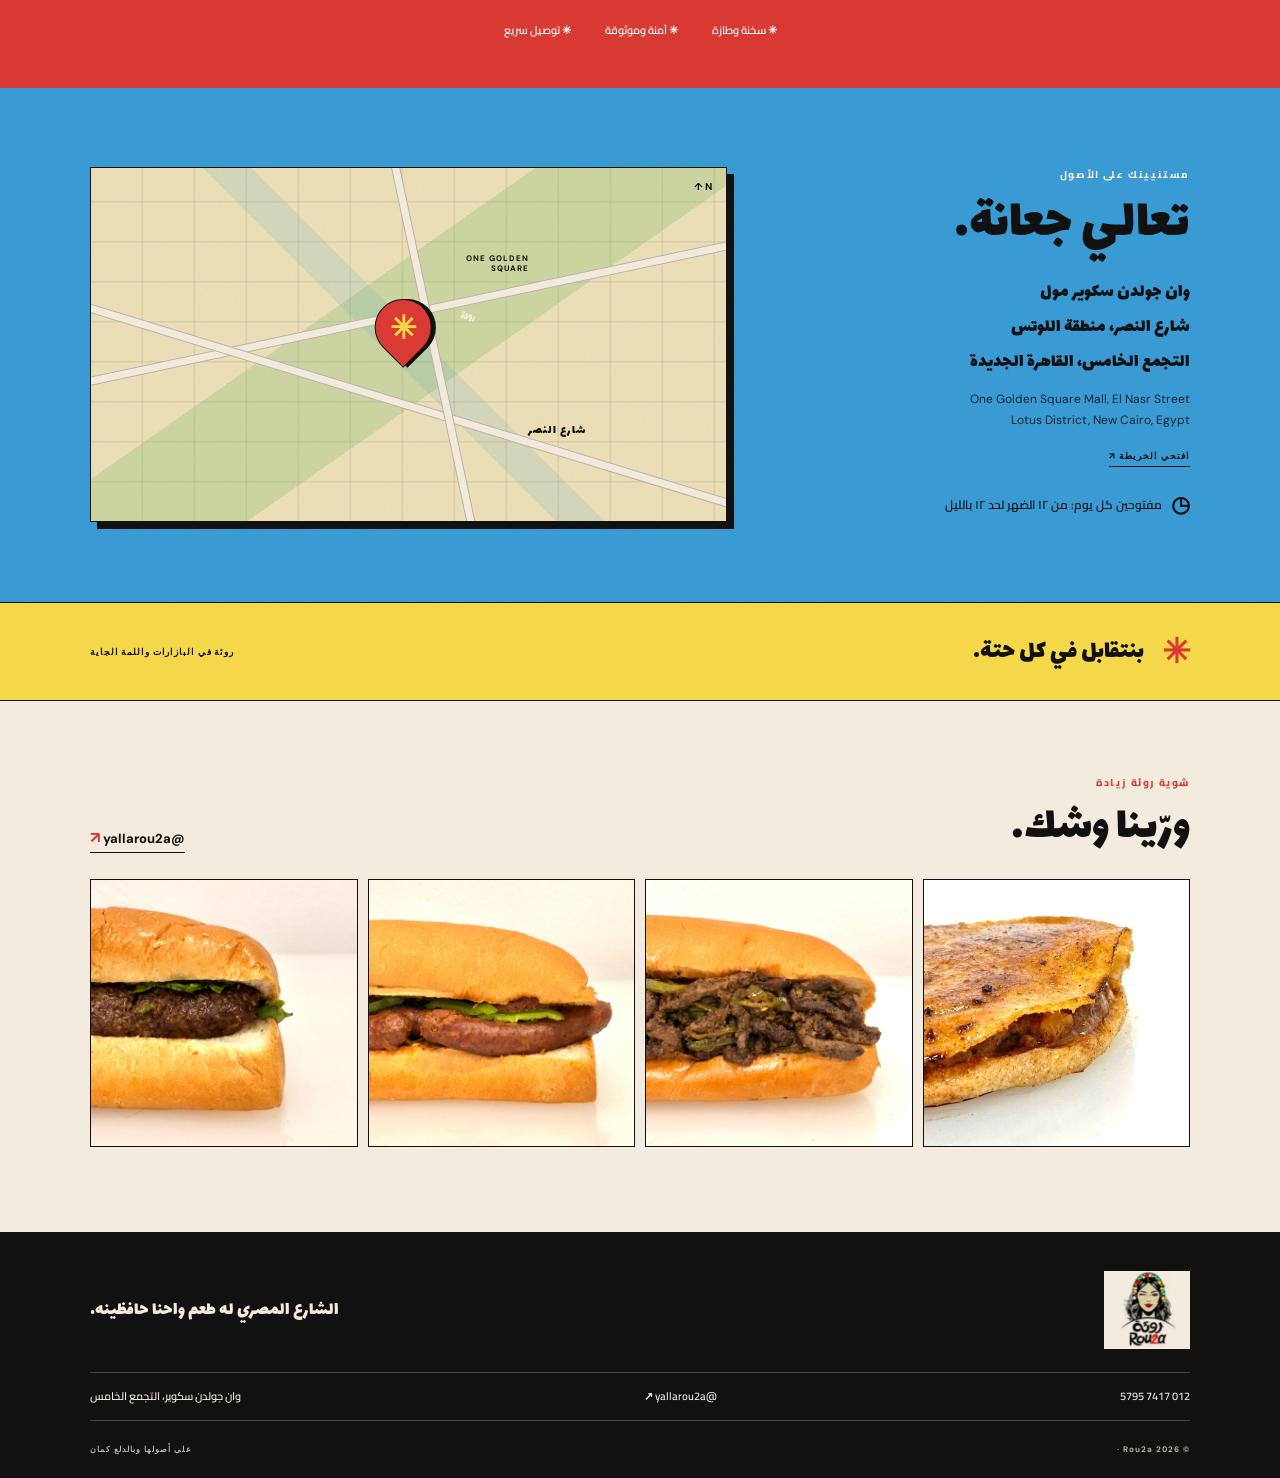
<file: Websites/Rou2a/index.html>
<!doctype html>
<html lang="ar" dir="rtl">
<head>
  <meta charset="utf-8">
  <meta name="viewport" content="width=device-width, initial-scale=1">
  <meta name="theme-color" content="#d93a33">
  <title>روئة | Rou2a – ساندوتشات مصرية في التجمع الخامس (حواوشي، كبدة، سجق، كفتة)</title>
  <meta name="description" content="حكاية مصرية في كل ساندوتش من روئة، في وان جولدن سكوير، التجمع الخامس. اطلب حواوشي وكبدة وسجق وكفتة على طلبات أو بالتليفون. | Egyptian street sandwiches in New Cairo. Order from Talabat or call Rou2a.">
  <meta name="keywords" content="حواوشي التجمع، كبدة، سجق إسكندراني، ساندوتشات التجمع الخامس, Egyptian street food New Cairo, hawawshi New Cairo">
  <meta property="og:title" content="روئة | Rou2a — حكاية مصرية في كل ساندوتش">
  <meta property="og:description" content="الشارع المصري له طعم واحنا حافظينه. اطلب دلوقتي من التجمع الخامس.">
  <link rel="preconnect" href="https://fonts.googleapis.com">
  <link rel="preconnect" href="https://fonts.gstatic.com" crossorigin>
  <link href="https://fonts.googleapis.com/css2?family=Cairo:wght@400;500;600;700;800;900&family=Lalezar&family=DM+Sans:wght@400;500;600;700;800&family=Rye&display=swap" rel="stylesheet">
  <link rel="stylesheet" href="styles.css">
  <script type="application/ld+json">
  {
    "@context":"https://schema.org","@type":"Restaurant","name":"روئة | Rou2a","servesCuisine":"Egyptian","telephone":"+201274175795","priceRange":"EGP 15–720","address":{"@type":"PostalAddress","streetAddress":"One Golden Square Mall, El Nasr Street, Lotus District, New Cairo","addressLocality":"New Cairo","addressCountry":"EG"},"hasMenu":{"@type":"Menu","name":"Rou2a Egyptian street food","hasMenuSection":[{"@type":"MenuSection","name":"Sandwiches","hasMenuItem":[{"@type":"MenuItem","name":"Hawawshi","offers":{"@type":"Offer","price":"75","priceCurrency":"EGP"}},{"@type":"MenuItem","name":"Kebda","offers":{"@type":"Offer","price":"65","priceCurrency":"EGP"}},{"@type":"MenuItem","name":"Sogok Sharqi","offers":{"@type":"Offer","price":"65","priceCurrency":"EGP"}},{"@type":"MenuItem","name":"Sogok Eskandarani","offers":{"@type":"Offer","price":"65","priceCurrency":"EGP"}},{"@type":"MenuItem","name":"Kofta","offers":{"@type":"Offer","price":"80","priceCurrency":"EGP"}},{"@type":"MenuItem","name":"Sakalans","offers":{"@type":"Offer","price":"55","priceCurrency":"EGP"}}]}]}
  }
  </script>
</head>
<body>
  <svg class="svg-defs" aria-hidden="true" focusable="false"><defs>
    <pattern id="tile" width="36" height="36" patternUnits="userSpaceOnUse"><path d="M18 0 36 18 18 36 0 18Z" fill="none" stroke="currentColor" stroke-width="2"/><path d="M18 8 28 18 18 28 8 18Z" fill="none" stroke="currentColor" stroke-width="1.5"/><circle cx="18" cy="18" r="2.5" fill="currentColor"/></pattern>
    <pattern id="grain" width="170" height="170" patternUnits="userSpaceOnUse"><filter id="noise"><feTurbulence type="fractalNoise" baseFrequency=".88" numOctaves="3" stitchTiles="stitch"/></filter><rect width="170" height="170" filter="url(#noise)" opacity=".18"/></pattern>
  </defs></svg>
  <header class="site-header">
    <a class="brand" href="#home" aria-label="Rou2a home"><img class="brand-logo" src="assets/logo.webp" alt="Rou2a logo"></a>
    <nav class="desktop-nav" aria-label="Main navigation"><a href="#menu" data-en="The menu">المنيو</a><a href="#find" data-en="Find us">مكاننا</a></nav>
    <div class="header-actions"><button class="lang-toggle" type="button" aria-label="Switch to English">EN <span>↗</span></button><a class="button button-red header-order" href="#order" data-en="Order now">اطلب دلوقتي <span>↗</span></a></div>
  </header>
  <main id="home">
    <section class="hero section-red">
      <div class="hero-copy"><span class="eyebrow"><i></i><span data-en="NEW CAIRO · MADE THE EGYPTIAN WAY">التجمع الخامس · على أصولها</span><i></i></span>
        <h1><span data-en="A little taste">حكاية مصرية</span><br><em data-en="of Egypt in">في كل</em><br><strong data-en="every sandwich">ساندوتش</strong></h1>
        <p class="hero-deck" data-en="Egyptian street food, just the way it should be.">الأكل على أصوله عندنا</p>
        <div class="hero-actions"><a class="button button-yellow" href="https://www.talabat.com/ar/egypt/rou2a" target="_blank" rel="noopener noreferrer" data-talabat><span data-en="Order on Talabat">اطلب من طلبات</span> <b>↗</b></a><a class="button button-cream" href="tel:+201274175795"><span data-en="Call us">كلمينا</span> <b>☎</b></a><span class="rabbit-mini"><span class="rabbit-dot">R</span><span data-en="Also on Rabbit">متاح على Rabbit</span></span></div>
        <span class="rating"><b class="rating-star">★</b><b data-rating>4.2</b><span data-en="on Talabat">على طلبات</span></span>
      </div>
      <div class="hero-visual"><div class="sun-disc"></div><div class="hero-food photo-placeholder"><img class="placeholder-image hero-placeholder-image" src="assets/photos/Hawawshi.jpg" alt="حواوشي روئة"></div><span class="hero-side-note" data-en="THE STREET HAS A FLAVOUR.">الشارع المصري<br>له طعم.</span><span class="hero-spark">✳</span></div>
      <a class="scroll-cue" href="#menu"><span data-en="TAKE A LOOK">شوفي المنيو</span><b>↓</b></a>
    </section>
    <div class="tile-divider red-tile"><span></span><span>✳</span><span></span></div>
    <section class="menu-section section-cream" id="menu"><div class="section-heading"><div><span class="section-kicker" data-en="THE GOOD STUFF · IN-STORE PRICES">الطعم اللي جايين عشانه</span><h2 data-en="Straight from the street.">من قلب الشارع.</h2></div><p data-en="Good bread. Big flavour. Nothing fancy—just the Egyptian way.">الشارع المصري له طعم<br>واحنا حافظينه.</p></div>
      <div class="menu-grid" id="sandwich-grid"></div><p class="menu-footnote" data-en="Add a combo for +60 EGP">إضافة كومبو <bdi>+60</bdi> جنيه</p><p class="price-note" data-en="Prices shown are in-store; delivery app prices may differ.">الأسعار دي للمطعم، وأسعار تطبيقات التوصيل ممكن تختلف</p>
    </section>
    <section class="boxes-section section-yellow"><div class="boxes-copy"><span class="section-kicker" data-en="MORE TO GO AROUND">عشان اللمة الحلوة</span><h2 data-en="For the whole gang.">لزوم اللمة.</h2><p data-en="A spread made for sharing. Or keeping to yourself. We won't tell.">اللمة تحلى لما الأكل يبقى كتير.<br>والعلبة؟ دي براحتك.</p><span class="boxes-doodle">✳</span></div><div class="boxes-grid" id="boxes-grid"></div><p class="price-note box-price-note" data-en="Prices shown are in-store; delivery app prices may differ.">الأسعار دي للمطعم، وأسعار تطبيقات التوصيل ممكن تختلف</p></section>
    <section class="sides-section section-green"><div class="section-heading sides-heading"><div><span class="section-kicker" data-en="THE LITTLE EXTRAS">صغيرين بس مهمين</span><h2 data-en="Little sidekicks.">تحابيش.</h2></div><p data-en="Every sandwich deserves a plus one.">كل ساندوتش وله حبايبه.</p></div><div class="sides-grid" id="sides-grid"></div><p class="price-note" data-en="Prices shown are in-store; delivery app prices may differ.">الأسعار دي للمطعم، وأسعار تطبيقات التوصيل ممكن تختلف</p></section>
    <section class="order-section section-red" id="order"><div class="order-top"><span class="section-kicker" data-en="HOT. FRESH. ON YOUR WAY.">سخنة وطازة.. وفي طريقها ليكي</span><h2 data-en="Pick your way in.">الطلب بقى سهل.</h2><p data-en="Hot off the grill and straight to your door—or give us a call.">من على الجريل لبابك.. أو كلمينا!</p></div><div class="order-grid"><a class="order-tile talabat-tile" href="https://www.talabat.com/ar/egypt/rou2a" target="_blank" rel="noopener noreferrer" data-talabat><span class="tile-index">01 / توصيل</span><img class="delivery-logo-image" src="assets/talabat-logo.svg" alt="Talabat logo"><span class="tile-cta" data-en="Order on Talabat">اطلب من طلبات ↗</span></a><div class="order-tile rabbit-tile"><span class="tile-index">02 / توصيل</span><img class="delivery-logo-image" src="assets/rabbit-logo.png" alt="Rabbit logo"><span class="tile-cta" data-en="Also available on Rabbit">متاح على Rabbit</span></div><a class="order-tile call-tile" href="tel:+201274175795"><span class="tile-index">03 / تليفون</span><span class="phone-illustration">☎</span><span class="tile-cta" data-en="Call 012 7417 5795">كلمينا 012 7417 5795 ↗</span></a></div><div class="trust-row"><span data-en="Hot & fresh">✳ سخنة وطازة</span><span data-en="Safe & reliable">✳ آمنة وموثوقة</span><span data-en="Fast delivery">✳ توصيل سريع</span></div></section>
    <section class="find-section section-blue" id="find"><div class="find-copy"><span class="section-kicker" data-en="COME BY, WE'RE SAVING YOU A SEAT">مستنيينك على الأصول</span><h2 data-en="Come hungry.">تعالي جعانة.</h2><p class="address-ar">وان جولدن سكوير مول<br>شارع النصر، منطقة اللوتس<br>التجمع الخامس، القاهرة الجديدة</p><p class="address-en">One Golden Square Mall, El Nasr Street<br>Lotus District, New Cairo, Egypt</p><a class="map-link" href="https://maps.app.goo.gl/Zvx9rvg5RQJF6QZ76" target="_blank" rel="noopener noreferrer" data-map data-en="GET DIRECTIONS ↗">افتحي الخريطة ↗</a><div class="hours-note"><span>◷</span><span data-en="OPEN DAILY: NOON–MIDNIGHT">مفتوحين كل يوم: من ١٢ الضهر لحد ١٢ بالليل</span></div></div><div class="map-placeholder"><div class="map-grid"></div><span class="map-pin">✳<b>روئة</b></span><span class="map-road road-one"></span><span class="map-road road-two"></span><span class="map-road road-three"></span><span class="map-label label-golden">ONE GOLDEN<br>SQUARE</span><span class="map-label label-street">شارع النصر</span><span class="map-compass">N ↑</span></div></section>
    <section class="bazaar-strip"><span class="bazaar-star">✳</span><p data-en="Catch us around town.">بنتقابل في كل حتة.</p><span data-en="ROU2A POP-UPS & BAZAARS">روئة في البازارات واللمة الجاية</span></section>
    <section class="instagram-section section-cream" id="instagram"><div class="insta-heading"><div><span class="section-kicker" data-en="A LITTLE MORE ROUMEYA">شوية روئة زيادة</span><h2 data-en="Follow the flavour.">ورّينا وشك.</h2></div><a href="https://www.instagram.com/yallarou2a/" target="_blank" rel="noopener noreferrer" data-instagram>@yallarou2a <span>↗</span></a></div><div class="insta-grid" id="insta-grid"></div></section>
  </main>
  <footer class="site-footer"><a class="brand footer-brand" href="#home" aria-label="Rou2a"><img class="brand-logo" src="assets/logo.webp" alt="Rou2a logo"></a><p data-en="Egyptian street food, the way it should be.">الشارع المصري له طعم واحنا حافظينه.</p><div class="footer-links"><a href="tel:+201274175795">012 7417 5795</a><a href="https://www.instagram.com/yallarou2a/" data-instagram>@yallarou2a ↗</a><span data-en="One Golden Square, New Cairo">وان جولدن سكوير، التجمع الخامس</span></div><span class="copyright">© Rou2a 2026 · <span data-en="MADE WITH A LITTLE EXTRA LOVE">على أصولها وبالدلع كمان</span></span></footer>
  <a class="mobile-float" href="tel:+201274175795"><span>☎</span><b data-en="Call / Order">اطلبي دلوقتي</b><span>↗</span></a>
  <script src="script.js"></script>
</body>
</html>
</file>
<file: Websites/Rou2a/styles.css>
:root{--red:#d93a33;--yellow:#f5d84a;--green:#4caf50;--blue:#3a9bd5;--cream:#f3ebdd;--ink:#111;--paper:#faf7f0;--display:'Lalezar','Cairo',sans-serif;--body:'Cairo',sans-serif;--latin:'DM Sans',sans-serif;--serif:'Rye',serif}*{box-sizing:border-box}html{scroll-behavior:smooth;scroll-padding-top:83px}body{margin:0;background:var(--cream);color:var(--ink);font-family:var(--body);font-weight:600;font-size:15px;line-height:1.6}body.lang-en{font-family:var(--latin),var(--body)}a{color:inherit;text-decoration:none}button{font:inherit}.svg-defs{position:absolute;width:0;height:0;overflow:hidden}.site-header{height:76px;display:flex;align-items:center;justify-content:space-between;padding:0 clamp(20px,5vw,76px);background:var(--cream);position:sticky;top:0;z-index:20;border-bottom:1px solid rgba(17,17,17,.13)}.brand{display:flex;align-items:center;gap:10px;flex:0 0 190px}.brand-mark{height:48px;width:48px;background:var(--red);border-radius:50%;color:var(--yellow);display:grid;place-items:center;font:32px var(--display);outline:1.5px solid var(--ink);outline-offset:3px;transform:rotate(-7deg)}.brand-name{display:flex;flex-direction:column;line-height:1}.brand-name b{font:29px/1 var(--display)}.brand-name small{font:700 8px/1.5 var(--latin);letter-spacing:1.4px;direction:ltr}.desktop-nav{display:flex;gap:36px;align-items:center;font-size:13px}.desktop-nav a{transition:color .2s}.desktop-nav a:hover{color:var(--red)}.header-actions{display:flex;align-items:center;gap:17px}.lang-toggle{cursor:pointer;border:0;background:none;font:700 12px var(--latin);height:44px;padding:0 7px}.lang-toggle span{color:var(--red)}.button{height:48px;padding:0 23px;display:inline-flex;align-items:center;justify-content:center;gap:16px;font-size:13px;font-weight:800;transition:transform .2s,box-shadow .2s}.button:hover{transform:translateY(-3px);box-shadow:4px 5px 0 var(--ink)}.button-red{background:var(--red);color:white;border:1.5px solid var(--ink)}.button-red span{font-size:18px}.section-red{--section-bg:var(--red);background:var(--red);color:#fff}.section-cream{--section-bg:var(--cream);background:var(--cream);color:var(--ink)}.section-yellow{--section-bg:var(--yellow);background:var(--yellow);color:var(--ink)}.section-green{--section-bg:var(--green);background:var(--green);color:var(--ink)}.section-blue{--section-bg:var(--blue);background:var(--blue);color:var(--ink)}.hero{min-height:646px;position:relative;padding:79px max(calc((100vw - 1160px)/2),7vw) 94px;display:grid;grid-template-columns:1fr .9fr;align-items:center;gap:54px;overflow:hidden}.hero::after,.order-section::after,.menu-section::after,.boxes-section::after,.sides-section::after,.find-section::after{content:"";position:absolute;inset:0;pointer-events:none;opacity:.12;background-image:url("data:image/svg+xml,%3Csvg viewBox='0 0 180 180' xmlns='http://www.w3.org/2000/svg'%3E%3Cfilter id='n'%3E%3CfeTurbulence type='fractalNoise' baseFrequency='.9' numOctaves='3' stitchTiles='stitch'/%3E%3C/filter%3E%3Crect width='100%25' height='100%25' filter='url(%23n)' opacity='.34'/%3E%3C/svg%3E");mix-blend-mode:multiply}.hero-copy{position:relative;z-index:1}.eyebrow,.section-kicker{font-size:10px;font-weight:800;letter-spacing:1.6px;display:flex;align-items:center;gap:10px}.eyebrow{color:var(--yellow)}.eyebrow i{width:20px;height:1px;background:currentColor}.hero h1{font:clamp(64px,8vw,104px)/.99 var(--display);letter-spacing:-2px;margin:27px 0 17px}.hero h1 em{font-style:normal;color:var(--yellow)}.hero h1 strong{font-weight:400}.hero-deck{font:clamp(20px,2.2vw,27px) var(--display);margin:0 0 26px}.hero-actions{display:flex;align-items:center;flex-wrap:wrap;gap:10px}.button-yellow{background:var(--yellow);color:var(--ink);border:1.5px solid var(--ink)}.button-yellow b,.button-cream b{font:20px var(--latin)}.button-cream{background:var(--cream);color:var(--ink);border:1.5px solid var(--ink)}.rabbit-mini{display:flex;align-items:center;gap:6px;font-size:10px;font-weight:800}.rabbit-dot{width:23px;height:23px;border:1px solid currentColor;border-radius:50%;display:grid;place-items:center;font:700 11px var(--latin)}.rating{height:34px;width:max-content;margin-top:19px;border:1px solid rgba(255,255,255,.45);display:flex;align-items:center;gap:6px;padding:0 11px;font-size:10px}.rating-star{color:var(--yellow);font-size:14px}.rating b:not(.rating-star){font:800 11px var(--latin)}.hero-stamp{position:absolute;bottom:-30px;inset-inline-start:15px;width:86px;height:86px;border:1px solid var(--yellow);border-radius:50%;color:var(--yellow);font:15px/1.25 var(--display);text-align:center;display:grid;place-content:center;transform:rotate(-13deg)}.hero-visual{height:440px;position:relative;display:grid;place-items:center}.sun-disc{position:absolute;width:min(390px,36vw);aspect-ratio:1;border-radius:50%;background:var(--yellow);top:22px;left:50%;transform:translateX(-50%)}.hero-food{position:relative;z-index:1;width:min(360px,32vw);height:360px;transform:rotate(3deg);border:1px solid var(--ink);box-shadow:11px 11px 0 var(--ink);display:grid;place-items:center}.photo-placeholder{overflow:hidden;position:relative;background:#d6c2a0}.photo-placeholder::before{content:"";position:absolute;inset:0;z-index:0;background:radial-gradient(ellipse at 65% 25%,rgba(255,255,255,.48),transparent 32%),radial-gradient(ellipse at 14% 80%,rgba(17,17,17,.12),transparent 45%),repeating-linear-gradient(42deg,transparent 0 12px,rgba(255,255,255,.08) 13px 14px)}.hero-food .photo-sun{position:absolute;width:240px;height:240px;border-radius:50%;background:var(--red);opacity:.9}.photo-label{position:absolute;z-index:5;font:700 9px var(--latin);letter-spacing:.7px;text-transform:uppercase;padding:4px 7px;background:var(--cream);color:var(--ink);top:11px;inset-inline-start:11px;direction:ltr}.sandwich-art{width:270px;height:190px;display:flex;flex-direction:column;justify-content:center;position:relative;z-index:2;filter:drop-shadow(7px 9px 0 rgba(17,17,17,.19));transform:rotate(-8deg)}.sandwich-top{height:78px;width:92%;background:#e7ae55;border:2px solid #111;border-radius:120px 120px 25px 20px;transform:rotate(-8deg);margin:0 auto -5px;position:relative;z-index:2}.sandwich-top::after{content:"";position:absolute;inset:9px 25px;background:radial-gradient(ellipse,#fff1c5 0 2px,transparent 3px) 0 0/27px 18px}.sandwich-fill{height:37px;background:repeating-linear-gradient(175deg,#5c2018 0 8px,#a94b24 9px 15px,#332814 16px 22px);border:2px solid #111;z-index:3;border-radius:8px;transform:rotate(2deg)}.sandwich-bottom{height:51px;background:#d98a36;border:2px solid #111;border-radius:15px 15px 68px 65px;transform:rotate(-4deg);margin:-5px auto 0;width:95%}.hero-side-note{position:absolute;right:-7px;bottom:41px;font:20px/1.25 var(--display);color:var(--yellow);transform:rotate(-8deg)}.hero-spark{position:absolute;top:18px;right:12px;font-size:61px;color:var(--yellow)}.scroll-cue{position:absolute;bottom:26px;inset-inline-start:7vw;display:flex;align-items:center;gap:11px;font:700 9px var(--latin);letter-spacing:1.3px}.scroll-cue b{font-size:19px}.tile-divider{height:34px;display:flex;justify-content:center;align-items:center;gap:0;position:relative;z-index:2}.tile-divider span{width:calc((100% - 32px)/2);height:16px;background:var(--tile)}.tile-divider>span:first-child{mask-image:linear-gradient(90deg,transparent,#000 12%);}.tile-divider>span:last-child{mask-image:linear-gradient(270deg,transparent,#000 12%)}.tile-divider>span:nth-child(2){width:30px;height:30px;display:grid;place-items:center;color:var(--ink);font-size:21px}.red-tile{--tile:var(--red);background:var(--cream)}.menu-section{position:relative;padding:84px max(calc((100vw - 1100px)/2),7vw) 72px}.section-heading{display:flex;justify-content:space-between;align-items:end;margin-bottom:35px;position:relative;z-index:1}.section-kicker{color:var(--red)}.section-heading h2,.boxes-copy h2,.story-copy h2,.order-top h2,.find-copy h2,.insta-heading h2{font:clamp(39px,5.3vw,64px)/1.07 var(--display);margin:12px 0 0}.section-heading>p{font-size:14px;line-height:1.7;margin:0 0 4px}.menu-grid{display:grid;grid-template-columns:repeat(3,minmax(0,1fr));gap:20px;position:relative;z-index:1}.sandwich-card{background:var(--paper);border:1px solid var(--ink);box-shadow:3px 3px 0 var(--ink);transition:transform .22s,box-shadow .22s;animation:cardfloat 6s ease-in-out infinite}.sandwich-card:nth-child(2n){animation-delay:-2.3s}.sandwich-card:nth-child(3n){animation-delay:-4.1s}.sandwich-card:hover{transform:translateY(-5px) rotate(-.5deg);box-shadow:7px 9px 0 var(--ink)}@keyframes cardfloat{0%,100%{translate:0 0}50%{translate:0 -3px}}.card-photo{height:205px;border-bottom:1px solid var(--ink);display:grid;place-items:center;background:var(--yellow)}.sandwich-card.red .card-photo{background:#ec7066}.sandwich-card.blue .card-photo{background:#76c3e8}.sandwich-card.green .card-photo{background:#81ca83}.small-art{width:195px;height:136px;transform:rotate(-9deg) scale(.9)}.small-art .sandwich-top{height:54px}.small-art .sandwich-fill{height:29px}.small-art .sandwich-bottom{height:42px}.best-badge{position:absolute;top:12px;inset-inline-end:12px;background:var(--red);color:white;padding:4px 10px;border:1px solid var(--ink);font-size:10px;font-weight:800;transform:rotate(4deg)}.card-copy{padding:13px 17px 15px}.card-title{display:flex;align-items:center;justify-content:space-between;gap:8px}.card-title h3{font:26px var(--display);margin:0}.price{display:flex;align-items:baseline;gap:4px;white-space:nowrap;font:24px var(--latin);font-weight:800}.currency{font:700 10px var(--body)}.card-copy p{margin:4px 0 0;color:#514b42;font-size:12px}.menu-footnote{text-align:center;font:24px var(--display);margin:35px 0 7px}.menu-footnote bdi{color:var(--red)}.price-note{position:relative;z-index:1;text-align:center;font-size:10px;margin:0;opacity:.72}.boxes-section{position:relative;display:grid;grid-template-columns:.62fr 1.65fr;column-gap:50px;padding:82px max(calc((100vw - 1100px)/2),7vw) 58px}.boxes-copy{position:relative;z-index:1}.boxes-copy .section-kicker{color:var(--red)}.boxes-copy h2{font-size:clamp(43px,5vw,61px)}.boxes-copy p{font-size:14px;margin:20px 0}.boxes-doodle{font-size:85px;color:var(--red);position:absolute;bottom:-19px;inset-inline-start:15px;transform:rotate(-13deg)}.boxes-grid{display:grid;grid-template-columns:repeat(3,minmax(0,1fr));gap:11px;z-index:1}.box-card{position:relative;background:var(--paper);border:1px solid var(--ink);padding:0 0 10px;text-align:center;display:flex;flex-direction:column;align-items:center;overflow:hidden;min-height:190px}.box-photo{width:100%;height:83px;background:#f9e782;display:grid;place-items:center;border-bottom:1px solid var(--ink)}.box-card:nth-child(2n) .box-photo{background:#f4a495}.box-icon{font-size:46px;color:var(--red);line-height:1}.box-name{font:18px var(--display);line-height:1.3;margin-top:8px;padding:0 7px}.box-note{font-size:10px;color:#575044;min-height:21px}.box-price{font:800 21px var(--latin);margin-top:auto}.box-price .currency{font:700 9px var(--body)}.box-best{outline:2px solid var(--red);outline-offset:-4px}.box-best-label{position:absolute;inset-inline-start:5px;top:5px;background:var(--red);color:white;font-size:8px;padding:1px 5px;z-index:2}.box-price-note{grid-column:2;align-self:end;margin-top:11px}.sides-section{position:relative;padding:70px max(calc((100vw - 1100px)/2),7vw) 61px}.sides-heading{margin-bottom:25px}.sides-heading h2{font-size:55px}.sides-heading .section-kicker{color:var(--cream)}.sides-grid{display:grid;grid-template-columns:repeat(5,1fr);border-block:1px solid rgba(17,17,17,.55);position:relative;z-index:1}.side-item{min-height:125px;border-inline-start:1px solid rgba(17,17,17,.4);display:flex;align-items:center;justify-content:center;flex-direction:column;gap:0}.side-item:last-child{border-inline-start:0}.side-icon{font-size:31px;line-height:1.25}.side-item>span:nth-child(2){font:18px var(--display)}.side-item>b{font:700 15px var(--latin);display:flex;gap:4px;align-items:baseline}.side-item .currency{font:10px var(--body)}.sides-section .price-note{margin-top:13px}.story-section{padding:93px max(calc((100vw - 1050px)/2),10vw);display:grid;grid-template-columns:115px 1fr 145px;gap:34px;align-items:center;min-height:330px}.story-seal{width:109px;height:109px;border:1.5px solid var(--red);color:var(--red);border-radius:50%;display:grid;place-content:center;text-align:center;font:25px/1.05 var(--display);transform:rotate(-10deg);outline:1px solid var(--red);outline-offset:5px}.story-copy .section-kicker{color:var(--red)}.story-copy h2{font-size:43px}.story-copy p{font-size:15px;margin:13px 0 8px;line-height:1.9}.placeholder-note{font:10px var(--latin);color:#665e52}.story-side{font:21px/1.3 var(--display);color:var(--red);text-align:center;transform:rotate(5deg)}.order-section{position:relative;padding:77px max(calc((100vw - 1100px)/2),7vw) 48px}.order-top{text-align:center;position:relative;z-index:1}.order-top .section-kicker{justify-content:center;color:var(--yellow)}.order-top h2{font-size:57px}.order-top p{margin:9px 0 32px;font-size:14px}.order-grid{display:grid;grid-template-columns:repeat(3,1fr);gap:15px;position:relative;z-index:1}.order-tile{height:196px;position:relative;border:1px solid var(--ink);display:flex;flex-direction:column;align-items:center;justify-content:center;gap:8px;transition:transform .2s,box-shadow .2s}.order-tile:hover{transform:translateY(-4px) rotate(-.5deg);box-shadow:5px 7px 0 var(--ink)}.talabat-tile{background:var(--yellow);color:var(--ink)}.rabbit-tile{background:var(--cream);color:var(--ink)}.call-tile{background:var(--green);color:var(--ink)}.tile-index{position:absolute;top:11px;inset-inline-start:12px;font:700 8px var(--latin);letter-spacing:1px}.delivery-logo{font:800 50px var(--body);line-height:.8;color:var(--red)}.delivery-logo span{display:block;text-align:center;font:700 14px var(--latin);letter-spacing:2px;margin-top:4px}.rabbit-logo{font:700 37px var(--latin);letter-spacing:-3px}.rabbit-logo span{display:inline-grid;place-items:center;margin-inline-start:7px;width:38px;height:38px;border-radius:50%;background:var(--green);color:white;font:800 23px var(--latin)}.phone-illustration{font-size:44px;transform:rotate(-20deg)}.tile-cta{font-size:11px;font-weight:800}.trust-row{display:flex;justify-content:center;gap:34px;margin-top:25px;font-size:11px;color:#fff;position:relative;z-index:1}.find-section{position:relative;display:grid;grid-template-columns:.78fr 1.22fr;gap:56px;padding:79px max(calc((100vw - 1100px)/2),7vw) 80px;overflow:hidden}.find-copy{position:relative;z-index:1}.find-copy .section-kicker{color:var(--cream)}.find-copy h2{font-size:56px}.address-ar{font:19px/1.85 var(--display);margin:20px 0 9px}.address-en{direction:ltr;text-align:right;font:12px/1.7 var(--latin);opacity:.84;margin:0 0 12px}.map-link{display:inline-block;font:800 9px var(--latin);letter-spacing:1px;border-bottom:1px solid var(--ink);padding-bottom:4px}.hours-note{display:flex;align-items:center;gap:9px;margin-top:20px;font-size:12px}.hours-note span:first-child{font-size:22px}.map-placeholder{position:relative;min-height:310px;background:#ecdfb7;border:1px solid var(--ink);box-shadow:7px 7px 0 var(--ink);overflow:hidden}.map-grid{position:absolute;inset:0;background:linear-gradient(45deg,transparent 47%,rgba(58,155,213,.13) 47% 52%,transparent 52%),linear-gradient(-35deg,transparent 42%,rgba(76,175,80,.2) 42% 61%,transparent 61%),repeating-linear-gradient(0deg,transparent 0 38px,rgba(17,17,17,.08) 39px 40px),repeating-linear-gradient(90deg,transparent 0 50px,rgba(17,17,17,.08) 51px 52px)}.map-road{height:9px;background:var(--cream);border-block:1px solid rgba(17,17,17,.25);position:absolute}.road-one{width:120%;top:40%;left:-10%;transform:rotate(-12deg)}.road-two{width:110%;top:66%;left:-5%;transform:rotate(17deg)}.road-three{width:100%;top:49%;left:4%;transform:rotate(78deg)}.map-pin{position:absolute;top:37%;left:51%;transform:translate(-50%,-50%);width:57px;height:57px;background:var(--red);border:1px solid var(--ink);border-radius:50% 50% 50% 0;rotate:-45deg;color:var(--yellow);font-size:32px;display:grid;place-items:center;z-index:2;box-shadow:3px 3px 0 var(--ink)}.map-pin b{position:absolute;rotate:45deg;font:12px var(--display);color:var(--cream);bottom:-20px;right:-34px}.map-label{position:absolute;font:700 8px var(--latin);letter-spacing:1px;z-index:2}.label-golden{top:24%;left:59%}.label-street{bottom:23%;right:22%;font:12px var(--display)}.map-compass{position:absolute;top:12px;right:14px;font:700 10px var(--latin);z-index:2}.map-note{position:absolute;bottom:10px;left:12px;z-index:2;background:var(--cream);padding:3px 7px;font:700 8px var(--latin);direction:ltr}.bazaar-strip{height:99px;padding:0 max(calc((100vw - 1100px)/2),7vw);background:var(--yellow);display:flex;align-items:center;gap:18px;border-block:1px solid var(--ink)}.bazaar-star{font-size:34px;color:var(--red)}.bazaar-strip p{font:26px var(--display);margin:0}.bazaar-strip>span:nth-last-child(2){margin-inline-start:auto;font:700 9px var(--latin);letter-spacing:.9px}.bazaar-date{font-size:10px}.instagram-section{padding:74px max(calc((100vw - 1100px)/2),7vw) 85px}.insta-heading{display:flex;align-items:end;justify-content:space-between;margin-bottom:26px}.insta-heading h2{font-size:47px}.insta-heading>a{font:800 13px var(--latin);border-bottom:1px solid var(--ink);padding-bottom:4px}.insta-heading>a span{color:var(--red);font-size:16px}.insta-grid{display:grid;grid-template-columns:repeat(6,1fr);gap:10px}.insta-photo{aspect-ratio:1/1;border:1px solid var(--ink);display:grid;place-items:center;transition:transform .2s}.insta-photo:hover{transform:rotate(2deg) scale(1.03);z-index:2}.insta-photo:nth-child(1){background:#edb747}.insta-photo:nth-child(2){background:#9cbd82}.insta-photo:nth-child(3){background:#df8068}.insta-photo:nth-child(4){background:#73b7d4}.insta-photo:nth-child(5){background:#b18c69}.insta-photo:nth-child(6){background:#dcce74}.insta-photo .photo-label{font-size:8px}.insta-photo>b{position:absolute;bottom:8px;inset-inline-end:9px;font:18px var(--latin)}.site-footer{background:var(--ink);color:var(--cream);padding:39px max(calc((100vw - 1100px)/2),7vw) 24px;display:grid;grid-template-columns:1fr 1fr;align-items:center;row-gap:23px}.footer-brand .brand-mark{background:var(--yellow);color:var(--red);outline-color:var(--cream)}.footer-brand .brand-name b{color:var(--cream)}.footer-brand .brand-name small{color:#c5bcae}.site-footer>p{font:19px var(--display);text-align:end}.footer-links{grid-column:1/-1;border-block:1px solid rgba(243,235,221,.24);padding:15px 0;display:flex;justify-content:space-between;gap:14px;font-size:11px}.footer-links a:hover{text-decoration:underline}.copyright{grid-column:1/-1;display:flex;justify-content:space-between;font:700 8px var(--latin);letter-spacing:1px;color:#bcb4a8}.mobile-float{display:none}
@media(min-width:1400px){.hero{min-height:700px}.hero-visual{height:500px}.hero-food{width:390px;height:390px}}
@media(max-width:850px){.desktop-nav{gap:18px}.hero{padding-inline:6vw;gap:22px}.hero h1{font-size:79px}.hero-visual{height:370px}.hero-food{width:290px;height:300px}.sun-disc{width:320px}.sandwich-art{transform:scale(.84) rotate(-8deg)}.menu-section,.boxes-section,.sides-section,.order-section,.find-section,.instagram-section{padding-inline:6vw}.boxes-section{grid-template-columns:.52fr 1.55fr;gap:25px}.box-name{font-size:15px}.story-section{padding-inline:7vw;grid-template-columns:85px 1fr 95px;gap:20px}.story-seal{width:78px;height:78px;font-size:20px}.story-side{font-size:16px}.find-section{gap:32px}.insta-grid{gap:7px}}
@media(max-width:620px){html{scroll-padding-top:66px}.site-header{height:64px;padding:0 17px}.brand{gap:8px;flex:1}.brand-mark{width:39px;height:39px;font-size:27px}.brand-name b{font-size:24px}.brand-name small{font-size:7px}.desktop-nav{display:none}.header-actions{gap:8px}.lang-toggle{font-size:11px;height:44px;padding:0 8px}.header-order{height:41px;padding:0 12px;font-size:11px;gap:7px}.header-order span{font-size:15px}.hero{min-height:auto;padding:54px 23px 71px;grid-template-columns:1fr;gap:11px}.hero-copy{grid-row:1}.eyebrow{font-size:8px;letter-spacing:1px}.hero h1{font-size:clamp(63px,17vw,83px);margin:20px 0 7px;line-height:.93}.hero-deck{font-size:20px;margin-bottom:18px}.hero-actions{gap:8px}.button{height:45px;padding-inline:15px;font-size:11px;gap:10px}.rabbit-mini{font-size:9px}.rating{margin-top:14px;height:30px}.hero-visual{height:285px;grid-row:2}.sun-disc{width:258px;top:5px}.hero-food{width:240px;height:240px;box-shadow:7px 7px 0 var(--ink)}.hero-food .photo-sun{width:176px;height:176px}.sandwich-art{transform:scale(.73) rotate(-8deg)}.hero-side-note{right:3px;bottom:21px;font-size:15px}.hero-spark{font-size:42px;right:20px;top:5px}.hero-stamp{width:66px;height:66px;font-size:12px;bottom:-15px;inset-inline-start:5px}.scroll-cue{bottom:18px;inset-inline-start:auto;inset-inline-end:23px;font-size:8px}.tile-divider{height:26px}.tile-divider span{height:12px}.tile-divider>span:nth-child(2){height:25px;font-size:17px}.menu-section{padding:53px 18px 47px}.section-heading{align-items:start;gap:11px;margin-bottom:22px}.section-heading h2,.boxes-copy h2,.story-copy h2,.find-copy h2,.insta-heading h2{font-size:39px}.section-kicker{font-size:8px;letter-spacing:1px}.section-heading>p{font-size:11px;max-width:112px;padding-top:18px}.menu-grid{grid-template-columns:repeat(2,minmax(0,1fr));gap:12px}.sandwich-card{box-shadow:2px 3px 0 var(--ink)}.card-photo{height:143px}.small-art{transform:scale(.72) rotate(-9deg)}.photo-label{font-size:7px;padding:3px 5px;top:7px;inset-inline-start:7px}.best-badge{font-size:8px;top:7px;inset-inline-end:7px;padding:3px 6px}.card-copy{padding:9px 9px 10px}.card-title h3{font-size:20px}.price{font-size:20px}.currency{font-size:8px}.card-copy p{font-size:10px;line-height:1.5;min-height:30px}.menu-footnote{font-size:21px;margin-top:26px}.price-note{font-size:9px;line-height:1.6}.boxes-section{padding:51px 18px 38px;grid-template-columns:1fr;gap:13px}.boxes-copy{display:grid;grid-template-columns:1fr auto;align-items:center}.boxes-copy h2{grid-column:1;margin:5px 0 0}.boxes-copy .section-kicker{grid-column:1}.boxes-copy p{grid-column:2;grid-row:1/3;text-align:end;font-size:11px;margin:0;align-self:center}.boxes-doodle{display:none}.boxes-grid{grid-template-columns:repeat(2,minmax(0,1fr));gap:9px}.box-card{min-height:159px}.box-photo{height:68px}.box-icon{font-size:37px}.box-name{font-size:15px;margin-top:6px}.box-note{font-size:9px;min-height:18px}.box-price{font-size:18px}.box-best-label{font-size:7px;top:3px;inset-inline-start:3px}.box-price-note{grid-column:1;margin-top:0}.sides-section{padding:47px 18px 41px}.sides-heading{margin-bottom:18px}.sides-heading h2{font-size:42px}.sides-heading>p{color:var(--ink)}.sides-grid{grid-template-columns:repeat(3,1fr);border-bottom:0}.side-item{min-height:95px;border-bottom:1px solid rgba(17,17,17,.4)}.side-item:nth-child(3){border-inline-start:0}.side-item:nth-child(4),.side-item:nth-child(5){border-bottom:0}.side-icon{font-size:25px}.side-item>span:nth-child(2){font-size:15px}.side-item>b{font-size:13px}.sides-section .price-note{margin-top:12px}.story-section{padding:60px 24px;min-height:0;grid-template-columns:65px 1fr;gap:20px}.story-seal{width:60px;height:60px;font-size:16px;outline-offset:3px}.story-copy h2{font-size:33px}.story-copy p{font-size:12px;line-height:1.9}.placeholder-note{font-size:8px}.story-side{grid-column:1/-1;text-align:end;font-size:15px;margin-top:-10px;padding-inline-end:10px}.order-section{padding:55px 18px 33px}.order-top h2{font-size:45px}.order-top p{font-size:11px;margin:6px 0 22px}.order-grid{grid-template-columns:1fr;gap:9px}.order-tile{height:103px;flex-direction:row;justify-content:space-between;padding:12px 19px;gap:10px}.tile-index{top:8px;inset-inline-start:9px;font-size:7px}.delivery-logo{font-size:32px;line-height:.8}.delivery-logo span{font-size:9px;letter-spacing:1px;margin-top:3px}.rabbit-logo{font-size:29px}.rabbit-logo span{width:29px;height:29px;font-size:18px}.phone-illustration{font-size:30px}.tile-cta{font-size:10px;max-width:120px;text-align:end}.trust-row{gap:12px;font-size:9px;margin-top:18px;flex-wrap:wrap}.find-section{grid-template-columns:1fr;gap:24px;padding:51px 20px 54px}.find-copy h2{font-size:48px}.address-ar{font-size:18px;margin:13px 0 6px}.address-en{text-align:right;font-size:10px}.hours-note{font-size:10px;margin-top:14px}.map-placeholder{min-height:245px;box-shadow:5px 5px 0 var(--ink)}.bazaar-strip{height:auto;min-height:100px;padding:16px 18px;display:grid;grid-template-columns:auto 1fr auto;gap:0 11px}.bazaar-star{grid-row:1/3;font-size:27px}.bazaar-strip p{font-size:21px}.bazaar-strip>span:nth-last-child(2){grid-column:2;grid-row:2;margin:0;font-size:7px}.bazaar-date{grid-column:3;grid-row:1/3;text-align:end;font-size:8px;max-width:85px}.instagram-section{padding:51px 18px 69px}.insta-heading{margin-bottom:17px}.insta-heading h2{font-size:35px}.insta-heading>a{font-size:10px}.insta-grid{grid-template-columns:repeat(3,1fr);gap:7px}.insta-photo .photo-label{font-size:7px}.site-footer{padding:28px 19px 78px;grid-template-columns:1fr;row-gap:13px}.footer-brand{flex:initial}.site-footer>p{text-align:start;font-size:17px;margin:0}.footer-links{grid-column:1;display:grid;grid-template-columns:1fr 1fr;row-gap:9px;padding:12px 0;font-size:10px}.footer-links span{grid-column:1/-1}.copyright{grid-column:1;font-size:7px}.mobile-float{position:fixed;z-index:30;bottom:12px;left:50%;transform:translateX(-50%);height:51px;min-width:220px;display:flex;align-items:center;justify-content:space-between;gap:12px;padding:0 19px;background:var(--yellow);border:1.5px solid var(--ink);box-shadow:3px 4px 0 var(--ink);font-size:12px}.mobile-float span{font-size:17px}.mobile-float b{font-weight:800}body.lang-en .hero-stamp{font:11px/1.3 var(--latin);font-weight:700}body.lang-en .hero h1{font-family:var(--serif);font-size:clamp(43px,12vw,66px);line-height:1.14;letter-spacing:-1.4px}body.lang-en .hero-deck,body.lang-en .section-heading h2,body.lang-en .boxes-copy h2,body.lang-en .story-copy h2,body.lang-en .order-top h2,body.lang-en .find-copy h2,body.lang-en .insta-heading h2,body.lang-en .card-title h3,body.lang-en .box-name,body.lang-en .side-item>span:nth-child(2),body.lang-en .story-side,body.lang-en .bazaar-strip p,body.lang-en .site-footer>p{font-family:var(--serif);font-size-adjust:.5}body.lang-en .hero-side-note{font:700 14px/1.3 var(--latin);text-align:center}body.lang-en .story-seal{font:13px/1.2 var(--latin);font-weight:700}body.lang-en .find-section{direction:ltr}body.lang-en .address-en{text-align:left}body.lang-en .address-ar{text-align:left;font:12px/1.7 var(--latin);direction:ltr}body.lang-en .side-item>span:nth-child(2){font-size:12px}body.lang-en .box-name{font:700 13px/1.3 var(--latin)}body.lang-en .box-note{font:10px var(--latin)}body.lang-en .card-title h3{font:700 18px var(--latin)}body.lang-en .story-copy p{font-family:var(--latin);font-size:12px}body.lang-en .story-side{font:700 13px/1.3 var(--latin)}body.lang-en .bazaar-strip p{font-size:17px}body.lang-en .site-footer>p{font-size:14px}}
@media(prefers-reduced-motion:reduce){*,*::before,*::after{scroll-behavior:auto!important;animation-duration:.01ms!important;animation-iteration-count:1!important;transition-duration:.01ms!important}}
.ingredient-placeholder{margin:8px 0 0;text-align:center;font:9px var(--latin);color:#665e52}
body.lang-en .ingredient-placeholder{direction:ltr}
.insta-grid{grid-template-columns:repeat(4,minmax(0,1fr))}
@media(max-width:620px){.insta-grid{grid-template-columns:repeat(2,minmax(0,1fr))}}
.placeholder-image{position:absolute;inset:0;width:100%;height:100%;object-fit:cover;z-index:1}
.hero-placeholder-image{object-fit:cover}
.photo-label{z-index:4}
.box-photo .photo-label{z-index:4}
.delivery-logo-image{display:block;width:min(72%,240px);height:auto;max-height:88px;object-fit:contain}
.rabbit-mini{position:relative}
.brand-logo{display:block;width:74px;height:66px;object-fit:contain;mix-blend-mode:multiply}
.footer-brand{background:var(--cream);width:max-content}
.footer-brand .brand-logo{width:86px;height:78px;background:transparent}
@media(max-width:620px){.brand-logo{width:64px;height:58px}.footer-brand .brand-logo{width:78px;height:70px}}
.bazaar-strip>span:last-child{margin-inline-start:auto;font:700 9px var(--latin);letter-spacing:.9px}
@media(max-width:620px){.bazaar-strip>span:last-child{grid-column:2;grid-row:2;margin:0;font-size:7px}.delivery-logo-image{width:42%;max-height:52px}}
</file>
